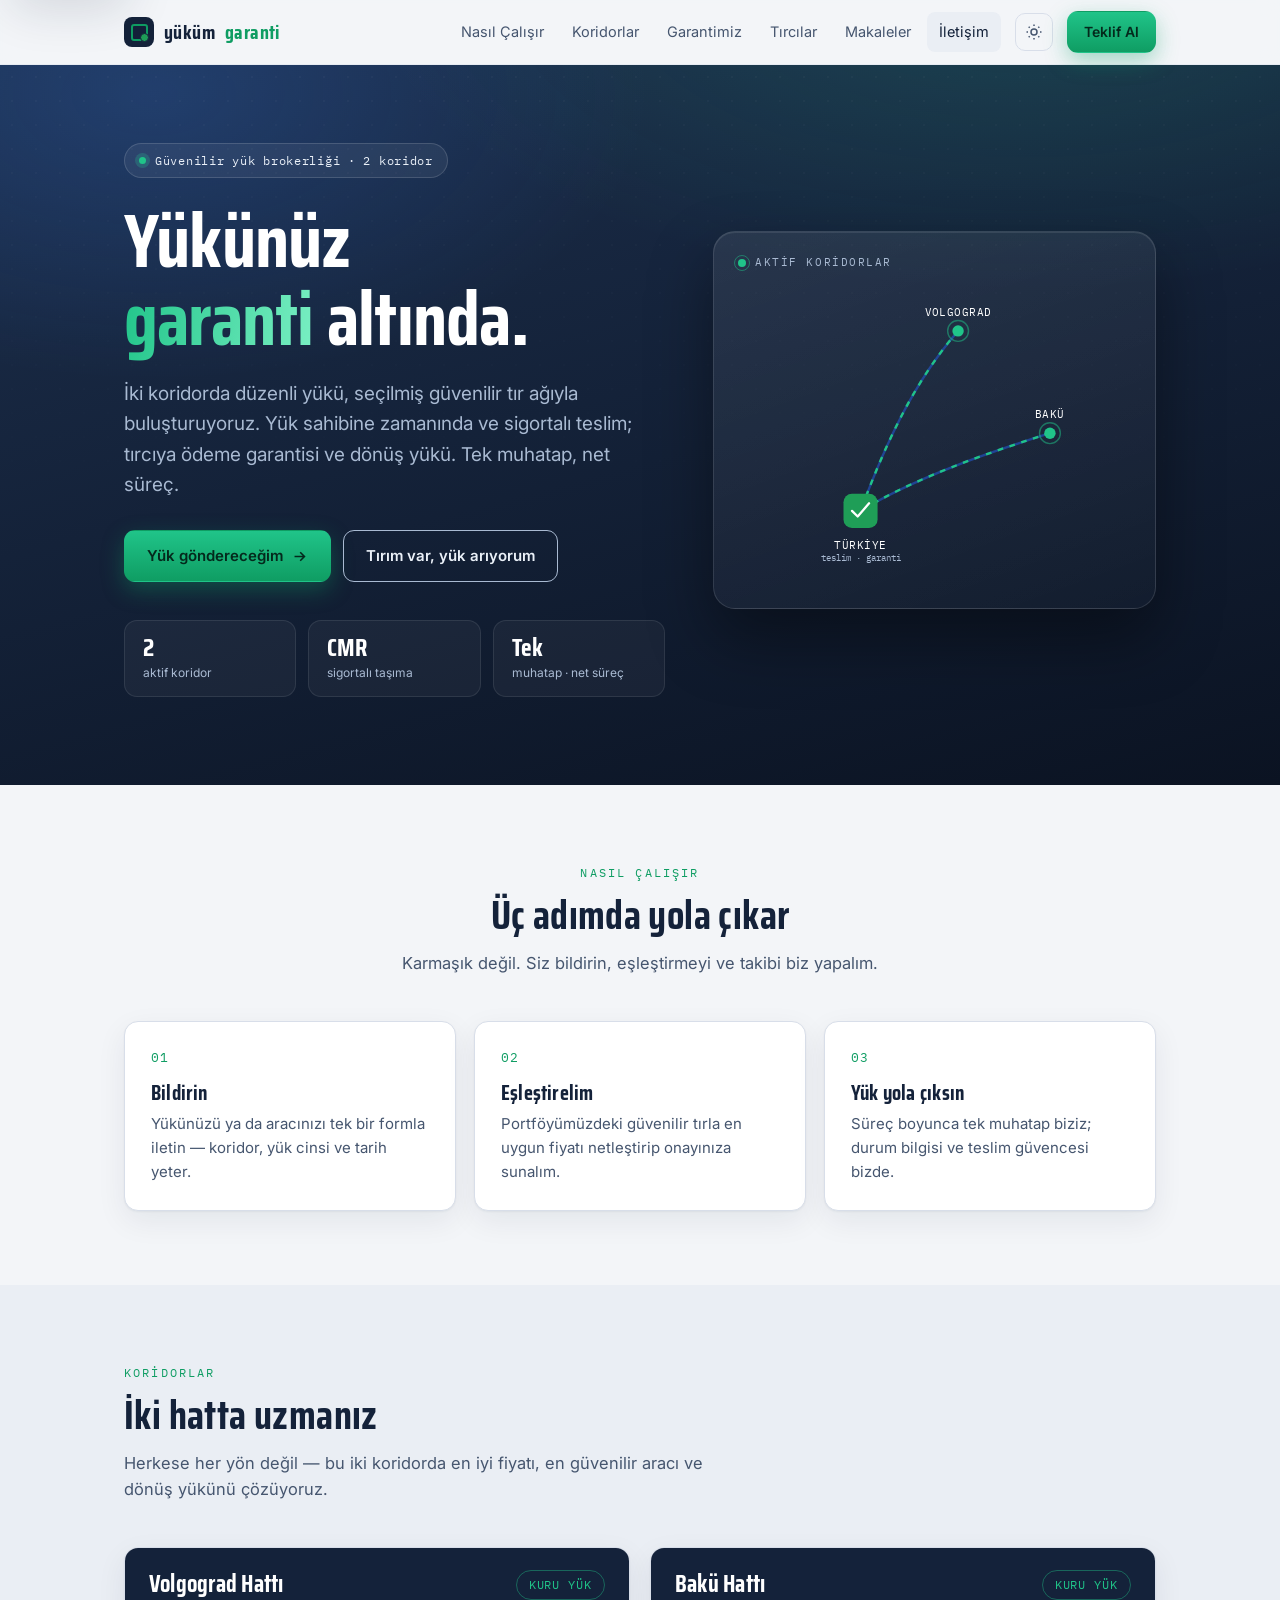
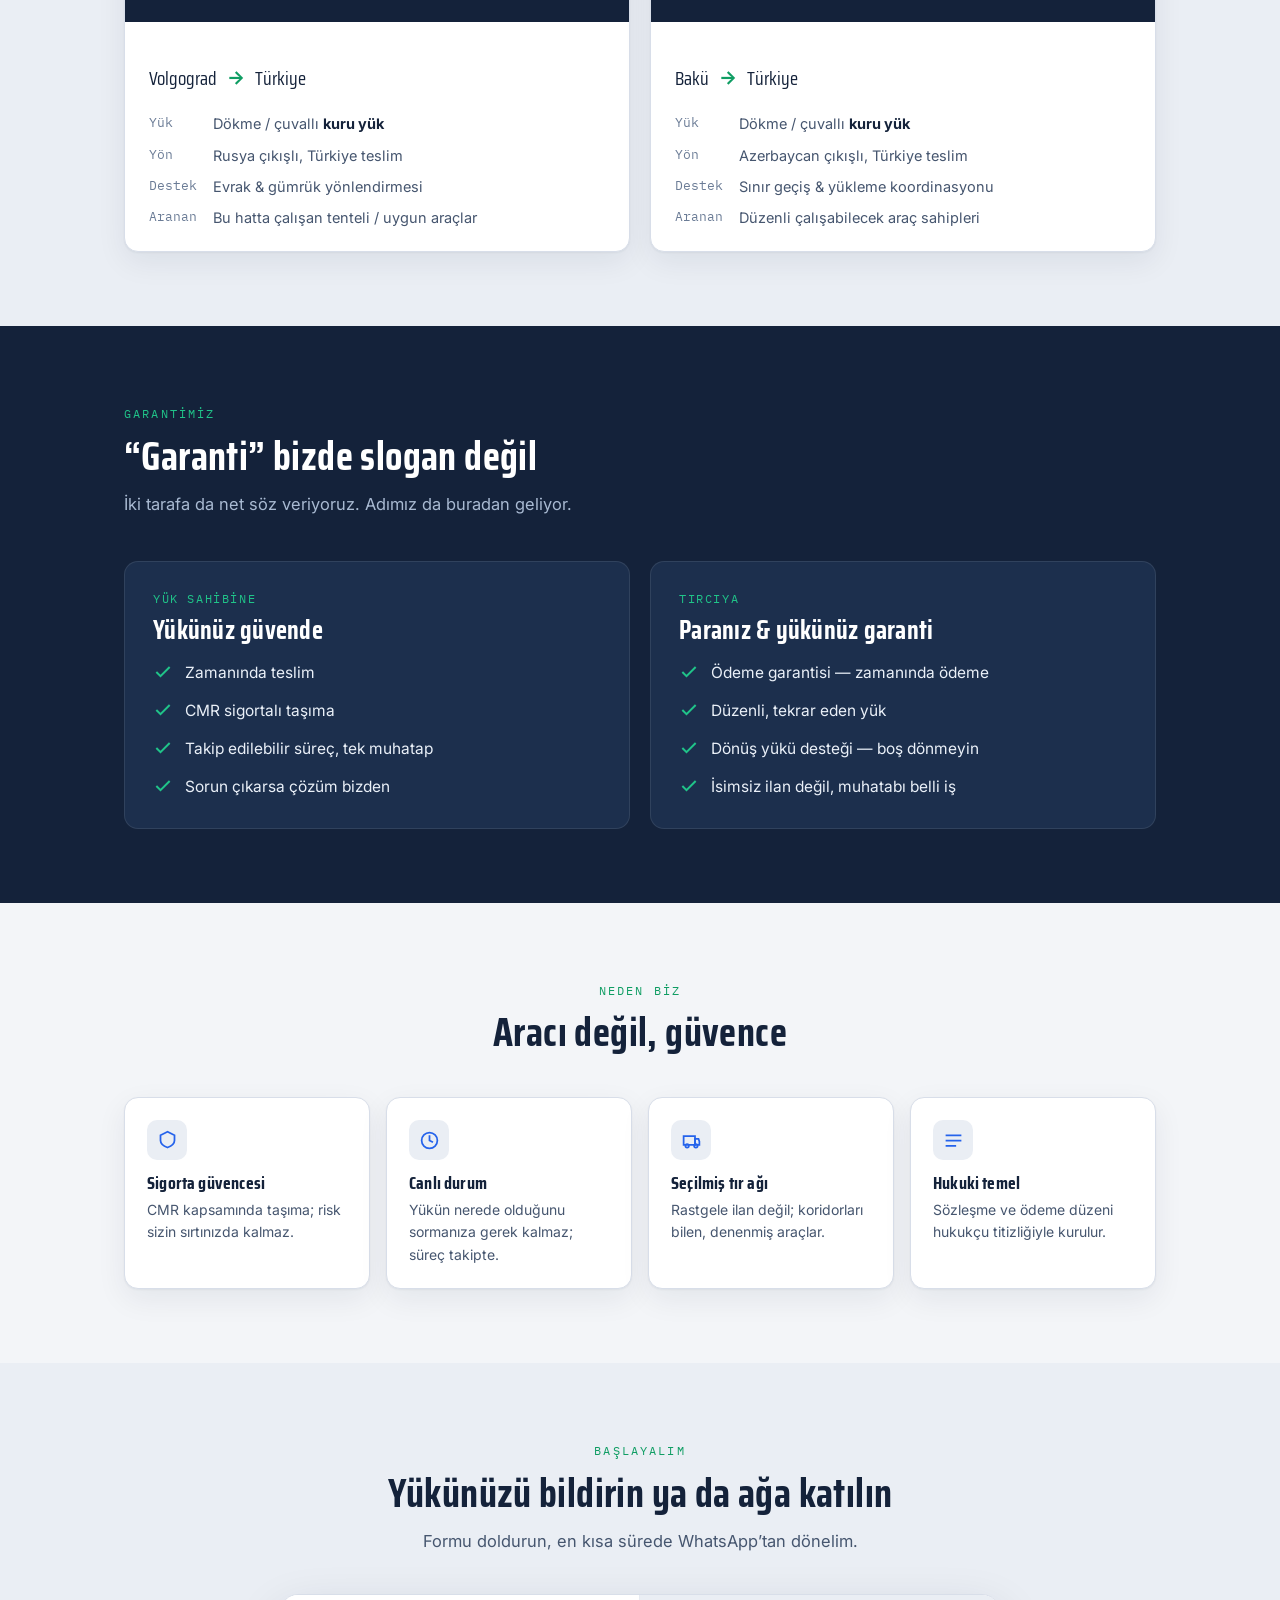
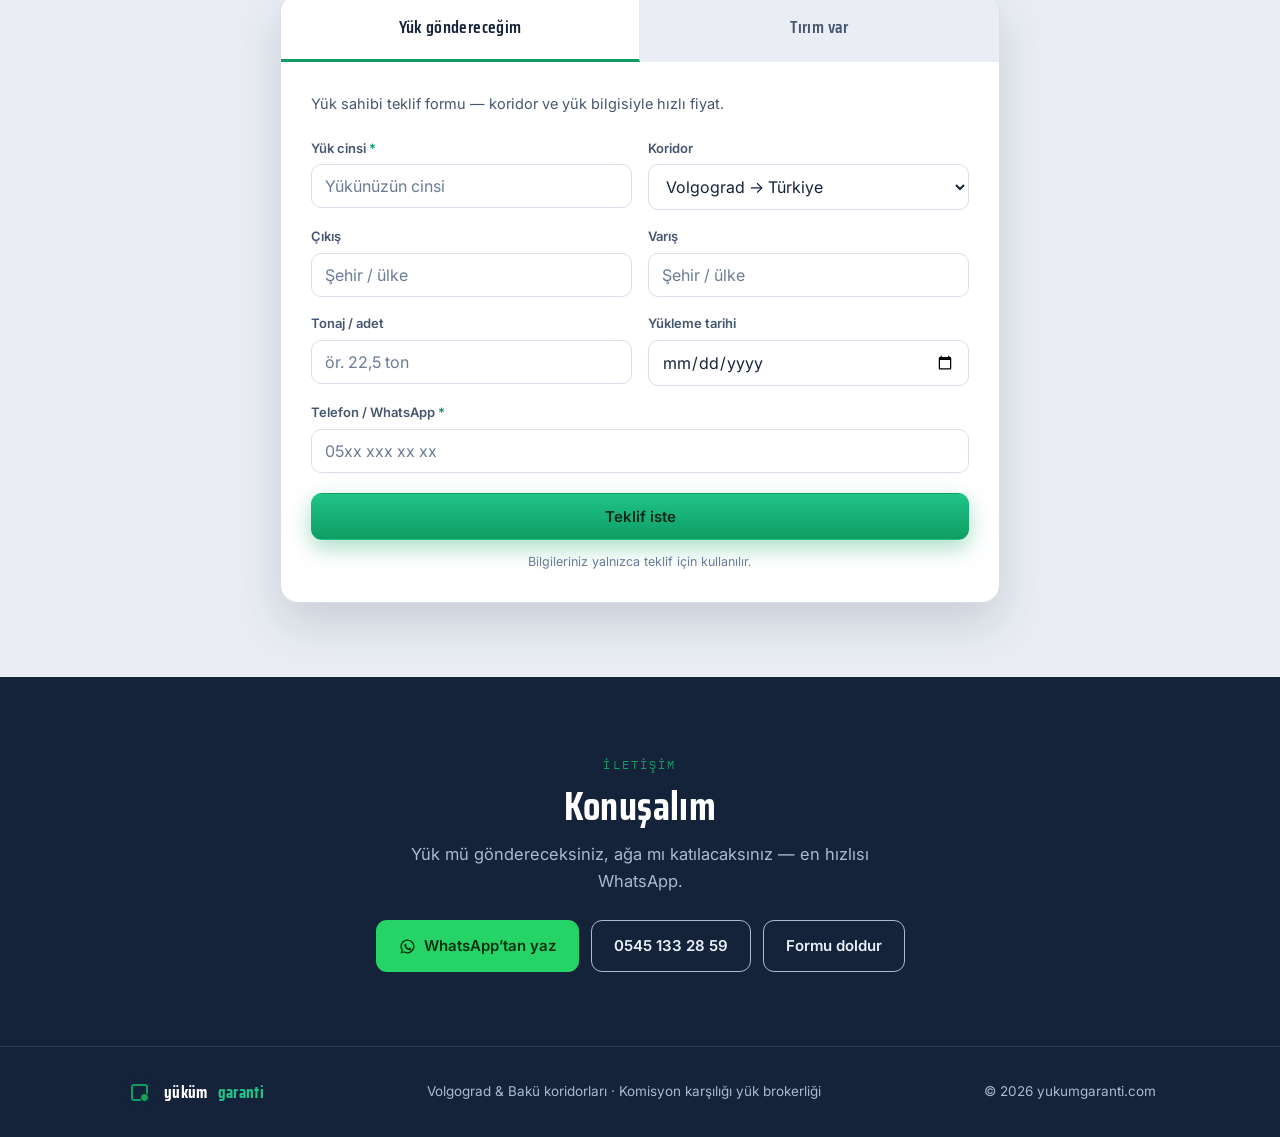
<file: index.html>
<!doctype html>
<html lang="tr" dir="ltr">
<head>
<meta charset="utf-8">
<meta name="viewport" content="width=device-width, initial-scale=1">
<title>Yüküm Garanti — Volgograd & Bakü koridorlarında yük brokerliği</title>
<meta name="description" content="Volgograd ve Bakü çıkışlı Türkiye teslim yüklerde güvenilir tır ağı. Yük sahibine CMR sigortalı ve zamanında teslim, tırcıya ödeme garantisi ve dönüş yükü. Tek muhatap, net süreç.">
<link rel="canonical" href="https://yukumgaranti.com/">
<meta name="theme-color" content="#14223a">
<meta name="robots" content="index,follow">

<!-- Open Graph / sosyal paylaşım -->
<meta property="og:type" content="website">
<meta property="og:locale" content="tr_TR">
<meta property="og:site_name" content="Yüküm Garanti">
<meta property="og:url" content="https://yukumgaranti.com/">
<meta property="og:title" content="Yüküm Garanti — yükünüz garanti altında">
<meta property="og:description" content="Volgograd ve Bakü koridorlarında yük brokerliği. Yük sahibine sigortalı ve zamanında teslim, tırcıya ödeme garantisi ve dönüş yükü.">
<meta property="og:image" content="https://yukumgaranti.com/assets/img/og-cover.png">
<meta property="og:image:width" content="1200">
<meta property="og:image:height" content="630">
<meta name="twitter:card" content="summary_large_image">

<link rel="icon" href="assets/img/favicon.svg" type="image/svg+xml">
<link rel="apple-touch-icon" href="assets/img/favicon.svg">

<!-- Fontlar -->
<link rel="preconnect" href="https://fonts.googleapis.com">
<link rel="preconnect" href="https://fonts.gstatic.com" crossorigin>
<link rel="stylesheet" href="https://fonts.googleapis.com/css2?family=Saira+Condensed:wght@500;600;700&family=Inter:wght@400;500;600;700&family=IBM+Plex+Mono:wght@400;500&display=swap">

<link rel="stylesheet" href="assets/css/style.css">

<!-- Tema tercihini boyamadan önce uygula (flash önlemi) -->
<script>
  try{
    var t = localStorage.getItem('yg-theme');
    if(t === 'dark' || t === 'light') document.documentElement.setAttribute('data-theme', t);
  }catch(e){}
</script>

<script type="application/ld+json">
{
  "@context": "https://schema.org",
  "@type": "MovingCompany",
  "name": "Yüküm Garanti",
  "url": "https://yukumgaranti.com/",
  "description": "Volgograd ve Bakü çıkışlı, Türkiye teslim uluslararası karayolu yük brokerliği.",
  "areaServed": ["TR", "RU", "AZ"],
  "telephone": "+90 545 133 28 59",
  "address": { "@type": "PostalAddress", "addressCountry": "TR" },
  "knowsLanguage": ["tr", "ru", "az"]
}
</script>
</head>
<body id="top">

<a class="skip" href="#icerik">İçeriğe geç</a>

<header class="nav">
  <div class="wrap nav-in">
    <a class="logo" href="#top"><span class="mk" aria-hidden="true"></span>yüküm<b>garanti</b></a>

    <nav class="nav-links" aria-label="Ana menü">
      <a href="#nasil">Nasıl Çalışır</a>
      <a href="#koridorlar">Koridorlar</a>
      <a href="#garanti">Garantimiz</a>
      <a href="#tirci">Tırcılar</a>
      <a href="/makaleler/">Makaleler</a>
      <a href="#iletisim">İletişim</a>
    </nav>

    <button class="icon-btn" id="theme-toggle" type="button" aria-label="Koyu / açık tema">
      <svg class="i-sun" viewBox="0 0 24 24" fill="none" stroke="currentColor" stroke-width="2" aria-hidden="true"><circle cx="12" cy="12" r="4"/><path d="M12 2v2M12 20v2M4.9 4.9l1.4 1.4M17.7 17.7l1.4 1.4M2 12h2M20 12h2M4.9 19.1l1.4-1.4M17.7 6.3l1.4-1.4"/></svg>
      <svg class="i-moon" viewBox="0 0 24 24" fill="none" stroke="currentColor" stroke-width="2" aria-hidden="true"><path d="M21 12.8A9 9 0 1 1 11.2 3a7 7 0 0 0 9.8 9.8"/></svg>
    </button>

    <a href="#teklif" class="btn btn-gold nav-cta">Teklif Al</a>

    <button class="icon-btn nav-toggle" id="nav-toggle" type="button"
            aria-label="Menüyü aç" aria-expanded="false" aria-controls="nav-drawer">
      <svg viewBox="0 0 24 24" fill="none" stroke="currentColor" stroke-width="2" aria-hidden="true"><path d="M3 6h18M3 12h18M3 18h18"/></svg>
    </button>
  </div>

  <div class="nav-drawer" id="nav-drawer">
    <a href="#nasil">Nasıl Çalışır</a>
    <a href="#koridorlar">Koridorlar</a>
    <a href="#garanti">Garantimiz</a>
    <a href="#tirci">Tırcılar</a>
    <a href="/makaleler/">Makaleler</a>
    <a href="#iletisim">İletişim</a>
    <a href="#teklif" class="btn btn-gold">Teklif Al</a>
  </div>
</header>

<main id="icerik">

<div class="hero">
  <div class="wrap">
    <div class="hero-copy">
      <span class="pill"><i aria-hidden="true"></i>Güvenilir yük brokerliği · 2 koridor</span>
      <h1>Yükünüz <em>garanti</em> altında.</h1>
      <p class="lead">İki koridorda düzenli yükü, seçilmiş güvenilir tır ağıyla buluşturuyoruz. Yük sahibine zamanında ve sigortalı teslim; tırcıya ödeme garantisi ve dönüş yükü. Tek muhatap, net süreç.</p>
      <div class="hero-cta">
        <a href="#teklif" class="btn btn-gold">Yük göndereceğim
          <svg viewBox="0 0 24 24" fill="none" stroke="currentColor" stroke-width="2.2" aria-hidden="true"><path d="M5 12h14M13 6l6 6-6 6"/></svg>
        </a>
        <a href="#tirci" class="btn btn-ghost">Tırım var, yük arıyorum</a>
      </div>
      <ul class="hero-trust">
        <li><span class="n">2</span><span class="l">aktif koridor</span></li>
        <li><span class="n">CMR</span><span class="l">sigortalı taşıma</span></li>
        <li><span class="n">Tek</span><span class="l">muhatap · net süreç</span></li>
      </ul>
    </div>

    <div class="map-panel" role="img" aria-label="Aktif koridorlar: Volgograd ve Bakü çıkışlı, Türkiye teslim güzergâhlar">
      <div class="map-head" aria-hidden="true"><span class="dot-live"></span>Aktif koridorlar</div>
      <div class="map" aria-hidden="true">
        <svg viewBox="0 0 380 340" preserveAspectRatio="xMidYMid meet" focusable="false">
          <!-- güzergâhlar: Volgograd (kuzey) → Türkiye, Bakü (doğu) → Türkiye -->
          <path d="M215 58 C 168 112, 138 178, 112 248" fill="none" stroke="var(--route)" stroke-width="2.5" opacity=".5"/>
          <path d="M215 58 C 168 112, 138 178, 112 248" fill="none" stroke="var(--gold-2)" stroke-width="2.5" class="dash"/>
          <path d="M312 166 C 242 188, 168 214, 112 248" fill="none" stroke="var(--route)" stroke-width="2.5" opacity=".5"/>
          <path d="M312 166 C 242 188, 168 214, 112 248" fill="none" stroke="var(--gold-2)" stroke-width="2.5" class="dash" style="animation-delay:-1.2s"/>
          <circle cx="215" cy="58" r="6" fill="var(--gold-2)"/>
          <circle cx="215" cy="58" r="11" fill="none" stroke="var(--gold-2)" stroke-width="1.5" opacity=".5"/>
          <text class="city" x="215" y="42" text-anchor="middle">VOLGOGRAD</text>
          <circle cx="312" cy="166" r="6" fill="var(--gold-2)"/>
          <circle cx="312" cy="166" r="11" fill="none" stroke="var(--gold-2)" stroke-width="1.5" opacity=".5"/>
          <text class="city" x="312" y="150" text-anchor="middle">BAKÜ</text>
          <rect x="94" y="230" width="36" height="36" rx="9" fill="var(--green)"/>
          <path d="M103 248 l6 6 12-14" fill="none" stroke="#fff" stroke-width="2.4" stroke-linecap="round" stroke-linejoin="round"/>
          <text class="city" x="112" y="288" text-anchor="middle">TÜRKİYE</text>
          <text class="city-sub" x="112" y="301" text-anchor="middle">teslim · garanti</text>
        </svg>
      </div>
    </div>
  </div>
</div>

<section id="nasil">
  <div class="wrap center">
    <span class="eyebrow">Nasıl çalışır</span>
    <h2 class="sec-title">Üç adımda yola çıkar</h2>
    <p class="sec-lead">Karmaşık değil. Siz bildirin, eşleştirmeyi ve takibi biz yapalım.</p>
    <ol class="steps">
      <li class="step reveal"><div class="k">01</div><h3>Bildirin</h3><p>Yükünüzü ya da aracınızı tek bir formla iletin — koridor, yük cinsi ve tarih yeter.</p></li>
      <li class="step reveal"><div class="k">02</div><h3>Eşleştirelim</h3><p>Portföyümüzdeki güvenilir tırla en uygun fiyatı netleştirip onayınıza sunalım.</p></li>
      <li class="step reveal"><div class="k">03</div><h3>Yük yola çıksın</h3><p>Süreç boyunca tek muhatap biziz; durum bilgisi ve teslim güvencesi bizde.</p></li>
    </ol>
  </div>
</section>

<section id="koridorlar" class="tinted">
  <div class="wrap">
    <span class="eyebrow">Koridorlar</span>
    <h2 class="sec-title">İki hatta uzmanız</h2>
    <p class="sec-lead">Herkese her yön değil — bu iki koridorda en iyi fiyatı, en güvenilir aracı ve dönüş yükünü çözüyoruz.</p>
    <div class="corr">
      <article class="cbox reveal">
        <div class="top"><h3>Volgograd Hattı</h3><span class="cargo">KURU YÜK</span></div>
        <div class="body">
          <p class="rt">Volgograd <span class="ar" aria-hidden="true">→</span> Türkiye</p>
          <dl>
            <dt>Yük</dt><dd>Dökme / çuvallı <b>kuru yük</b></dd>
            <dt>Yön</dt><dd>Rusya çıkışlı, Türkiye teslim</dd>
            <dt>Destek</dt><dd>Evrak &amp; gümrük yönlendirmesi</dd>
            <dt>Aranan</dt><dd>Bu hatta çalışan tenteli / uygun araçlar</dd>
          </dl>
        </div>
      </article>
      <article class="cbox reveal">
        <div class="top"><h3>Bakü Hattı</h3><span class="cargo">KURU YÜK</span></div>
        <div class="body">
          <p class="rt">Bakü <span class="ar" aria-hidden="true">→</span> Türkiye</p>
          <dl>
            <dt>Yük</dt><dd>Dökme / çuvallı <b>kuru yük</b></dd>
            <dt>Yön</dt><dd>Azerbaycan çıkışlı, Türkiye teslim</dd>
            <dt>Destek</dt><dd>Sınır geçiş &amp; yükleme koordinasyonu</dd>
            <dt>Aranan</dt><dd>Düzenli çalışabilecek araç sahipleri</dd>
          </dl>
        </div>
      </article>
    </div>
  </div>
</section>

<section id="garanti" class="band">
  <div class="wrap">
    <span class="eyebrow">Garantimiz</span>
    <h2 class="sec-title">“Garanti” bizde slogan değil</h2>
    <p class="sec-lead">İki tarafa da net söz veriyoruz. Adımız da buradan geliyor.</p>
    <div class="guar">
      <article class="gcard">
        <div class="who">Yük sahibine</div>
        <h3>Yükünüz güvende</h3>
        <ul>
          <li><svg class="tick" viewBox="0 0 24 24" fill="none" stroke="currentColor" stroke-width="2.4" aria-hidden="true"><path d="M20 6 9 17l-5-5"/></svg>Zamanında teslim</li>
          <li><svg class="tick" viewBox="0 0 24 24" fill="none" stroke="currentColor" stroke-width="2.4" aria-hidden="true"><path d="M20 6 9 17l-5-5"/></svg>CMR sigortalı taşıma</li>
          <li><svg class="tick" viewBox="0 0 24 24" fill="none" stroke="currentColor" stroke-width="2.4" aria-hidden="true"><path d="M20 6 9 17l-5-5"/></svg>Takip edilebilir süreç, tek muhatap</li>
          <li><svg class="tick" viewBox="0 0 24 24" fill="none" stroke="currentColor" stroke-width="2.4" aria-hidden="true"><path d="M20 6 9 17l-5-5"/></svg>Sorun çıkarsa çözüm bizden</li>
        </ul>
      </article>
      <article class="gcard" id="tirci">
        <div class="who">Tırcıya</div>
        <h3>Paranız &amp; yükünüz garanti</h3>
        <ul>
          <li><svg class="tick" viewBox="0 0 24 24" fill="none" stroke="currentColor" stroke-width="2.4" aria-hidden="true"><path d="M20 6 9 17l-5-5"/></svg>Ödeme garantisi — zamanında ödeme</li>
          <li><svg class="tick" viewBox="0 0 24 24" fill="none" stroke="currentColor" stroke-width="2.4" aria-hidden="true"><path d="M20 6 9 17l-5-5"/></svg>Düzenli, tekrar eden yük</li>
          <li><svg class="tick" viewBox="0 0 24 24" fill="none" stroke="currentColor" stroke-width="2.4" aria-hidden="true"><path d="M20 6 9 17l-5-5"/></svg>Dönüş yükü desteği — boş dönmeyin</li>
          <li><svg class="tick" viewBox="0 0 24 24" fill="none" stroke="currentColor" stroke-width="2.4" aria-hidden="true"><path d="M20 6 9 17l-5-5"/></svg>İsimsiz ilan değil, muhatabı belli iş</li>
        </ul>
      </article>
    </div>
  </div>
</section>

<section>
  <div class="wrap center">
    <span class="eyebrow">Neden biz</span>
    <h2 class="sec-title">Aracı değil, güvence</h2>
    <ul class="why">
      <li class="wcard reveal">
        <div class="ic"><svg viewBox="0 0 24 24" fill="none" stroke="currentColor" stroke-width="2" aria-hidden="true"><path d="M12 2 4 6v6c0 5 8 8 8 8s8-3 8-8V6z"/></svg></div>
        <h3>Sigorta güvencesi</h3><p>CMR kapsamında taşıma; risk sizin sırtınızda kalmaz.</p>
      </li>
      <li class="wcard reveal">
        <div class="ic"><svg viewBox="0 0 24 24" fill="none" stroke="currentColor" stroke-width="2" aria-hidden="true"><path d="M12 6v6l4 2"/><circle cx="12" cy="12" r="9"/></svg></div>
        <h3>Canlı durum</h3><p>Yükün nerede olduğunu sormanıza gerek kalmaz; süreç takipte.</p>
      </li>
      <li class="wcard reveal">
        <div class="ic"><svg viewBox="0 0 24 24" fill="none" stroke="currentColor" stroke-width="2" aria-hidden="true"><path d="M3 7h13v10H3z"/><path d="M16 10h4l1 3v4h-5z"/><circle cx="7" cy="18" r="2"/><circle cx="17" cy="18" r="2"/></svg></div>
        <h3>Seçilmiş tır ağı</h3><p>Rastgele ilan değil; koridorları bilen, denenmiş araçlar.</p>
      </li>
      <li class="wcard reveal">
        <div class="ic"><svg viewBox="0 0 24 24" fill="none" stroke="currentColor" stroke-width="2" aria-hidden="true"><path d="M3 6h18M3 12h18M3 18h12"/></svg></div>
        <h3>Hukuki temel</h3><p>Sözleşme ve ödeme düzeni hukukçu titizliğiyle kurulur.</p>
      </li>
    </ul>
  </div>
</section>

<section id="teklif" class="formsec">
  <div class="wrap center">
    <span class="eyebrow">Başlayalım</span>
    <h2 class="sec-title">Yükünüzü bildirin ya da ağa katılın</h2>
    <p class="sec-lead">Formu doldurun, en kısa sürede WhatsApp’tan dönelim.</p>
  </div>

  <div class="fbox">
    <div class="tabs" role="tablist" aria-label="Form seçimi">
      <button class="tab" id="tab-yuk" type="button" role="tab" aria-selected="true" aria-controls="panel-yuk">Yük göndereceğim</button>
      <button class="tab" id="tab-tir" type="button" role="tab" aria-selected="false" aria-controls="panel-tir" tabindex="-1">Tırım var</button>
    </div>

    <!-- Yük sahibi formu -->
    <form class="panel" id="panel-yuk" role="tabpanel" aria-labelledby="tab-yuk" novalidate>
      <p class="intro">Yük sahibi teklif formu — koridor ve yük bilgisiyle hızlı fiyat.</p>
      <div class="fgrid">
        <div class="field">
          <label for="y-cins">Yük cinsi <span class="req" aria-hidden="true">*</span></label>
          <input id="y-cins" name="yuk_cinsi" type="text" placeholder="Yükünüzün cinsi" required autocomplete="off">
        </div>
        <div class="field">
          <label for="y-koridor">Koridor</label>
          <select id="y-koridor" name="koridor">
            <option>Volgograd → Türkiye</option>
            <option>Bakü → Türkiye</option>
            <option>Diğer</option>
          </select>
        </div>
        <div class="field">
          <label for="y-cikis">Çıkış</label>
          <input id="y-cikis" name="cikis" type="text" placeholder="Şehir / ülke">
        </div>
        <div class="field">
          <label for="y-varis">Varış</label>
          <input id="y-varis" name="varis" type="text" placeholder="Şehir / ülke">
        </div>
        <div class="field">
          <label for="y-tonaj">Tonaj / adet</label>
          <input id="y-tonaj" name="tonaj" type="text" placeholder="ör. 22,5 ton">
        </div>
        <div class="field">
          <label for="y-tarih">Yükleme tarihi</label>
          <input id="y-tarih" name="yukleme_tarihi" type="date">
        </div>
        <div class="field full">
          <label for="y-tel">Telefon / WhatsApp <span class="req" aria-hidden="true">*</span></label>
          <input id="y-tel" name="telefon" type="tel" inputmode="tel" placeholder="05xx xxx xx xx" required autocomplete="tel">
        </div>
      </div>
      <!-- bot tuzağı: insanlar görmez, doldurulursa gönderim iptal -->
      <input type="text" name="_gotcha" class="visually-hidden" tabindex="-1" autocomplete="off" aria-hidden="true">
      <button type="submit" class="btn btn-gold">Teklif iste</button>
      <p class="form-note">Bilgileriniz yalnızca teklif için kullanılır.</p>
      <div class="success" role="status">
        <div class="bg"><svg viewBox="0 0 24 24" fill="none" stroke="currentColor" stroke-width="2.4" aria-hidden="true"><path d="M20 6 9 17l-5-5"/></svg></div>
        <b>Talebiniz alındı</b><p>En kısa sürede WhatsApp’tan fiyat teklifiyle döneceğiz.</p>
      </div>
    </form>

    <!-- Tırcı formu -->
    <form class="panel" id="panel-tir" role="tabpanel" aria-labelledby="tab-tir" novalidate hidden>
      <p class="intro">Tırcı / araç sahibi kayıt formu — ağımıza katılın, düzenli yük alın.</p>
      <div class="fgrid">
        <div class="field">
          <label for="t-ad">Ad / firma <span class="req" aria-hidden="true">*</span></label>
          <input id="t-ad" name="ad_firma" type="text" required autocomplete="organization">
        </div>
        <div class="field">
          <label for="t-tel">Telefon / WhatsApp <span class="req" aria-hidden="true">*</span></label>
          <input id="t-tel" name="telefon" type="tel" inputmode="tel" placeholder="05xx xxx xx xx" required autocomplete="tel">
        </div>
        <div class="field">
          <label for="t-plaka">Plaka</label>
          <input id="t-plaka" name="plaka" type="text" placeholder="27 ABC 123">
        </div>
        <div class="field">
          <label for="t-tip">Araç tipi</label>
          <select id="t-tip" name="arac_tipi">
            <option>Tenteli</option><option>Frigo</option><option>Silobas</option><option>Diğer</option>
          </select>
        </div>
        <div class="field">
          <label for="t-kap">Kapasite (ton)</label>
          <input id="t-kap" name="kapasite" type="text" inputmode="decimal" placeholder="ör. 25">
        </div>
        <div class="field">
          <label for="t-koridor">Çalıştığı koridor</label>
          <select id="t-koridor" name="koridor">
            <option>Volgograd → Türkiye</option><option>Bakü → Türkiye</option><option>Her ikisi</option>
          </select>
        </div>
        <div class="field full">
          <label for="t-donus">Boş dönüş bölgeleri</label>
          <input id="t-donus" name="donus_bolgeleri" type="text" placeholder="Dönüşte yük alabileceğiniz güzergâhlar">
        </div>
        <div class="field full">
          <label for="t-not">Referans / not</label>
          <textarea id="t-not" name="not" placeholder="Belgeler (K/ADR), tecrübe, referans…"></textarea>
        </div>
      </div>
      <input type="text" name="_gotcha" class="visually-hidden" tabindex="-1" autocomplete="off" aria-hidden="true">
      <button type="submit" class="btn btn-green">Ağa katıl</button>
      <p class="form-note">Kaydınız yalnızca yük eşleştirmesi için kullanılır.</p>
      <div class="success" role="status">
        <div class="bg"><svg viewBox="0 0 24 24" fill="none" stroke="currentColor" stroke-width="2.4" aria-hidden="true"><path d="M20 6 9 17l-5-5"/></svg></div>
        <b>Kaydınız alındı</b><p>Uygun yük çıktığında WhatsApp’tan sizinle iletişime geçeceğiz.</p>
      </div>
    </form>
  </div>
</section>

<section id="iletisim" class="contact">
  <div class="wrap">
    <span class="eyebrow">İletişim</span>
    <h2 class="sec-title">Konuşalım</h2>
    <p>Yük mü göndereceksiniz, ağa mı katılacaksınız — en hızlısı WhatsApp.</p>
    <div class="row">
      <a href="#iletisim" class="btn btn-wa js-wa" data-wa-text="Merhaba, yukumgaranti.com üzerinden yazıyorum.">
        <svg viewBox="0 0 24 24" fill="currentColor" aria-hidden="true"><path d="M12 2a10 10 0 0 0-8.5 15.2L2 22l4.9-1.4A10 10 0 1 0 12 2m0 2a8 8 0 1 1-4.1 14.9l-.3-.2-2.9.8.8-2.8-.2-.3A8 8 0 0 1 12 4m4.6 10.3c-.2-.1-1.4-.7-1.6-.8s-.4-.1-.5.1l-.7.9c-.1.2-.3.2-.5.1a6.5 6.5 0 0 1-3.2-2.8c-.2-.4.2-.4.6-1.2.1-.2 0-.3 0-.5l-.7-1.7c-.2-.5-.4-.4-.5-.4h-.5a1 1 0 0 0-.7.3c-.3.3-.9.9-.9 2.1s.9 2.4 1 2.6 1.8 2.8 4.4 3.9c1.6.7 2.2.7 3 .6.5 0 1.4-.6 1.6-1.1.2-.6.2-1 .1-1.1z"/></svg>
        WhatsApp’tan yaz
      </a>
      <a href="tel:+905451332859" class="btn btn-ghost">0545 133 28 59</a>
      <a href="#teklif" class="btn btn-ghost">Formu doldur</a>
    </div>
  </div>
</section>

</main>

<footer>
  <div class="wrap">
    <a class="logo" href="#top"><span class="mk" aria-hidden="true"></span>yüküm<b style="color:var(--gold-2)">garanti</b></a>
    <span>Volgograd &amp; Bakü koridorları · Komisyon karşılığı yük brokerliği</span>
    <span>© <span id="yil">2026</span> yukumgaranti.com</span>
  </div>
</footer>

<script src="assets/js/main.js" defer></script>
</body>
</html>
</file>
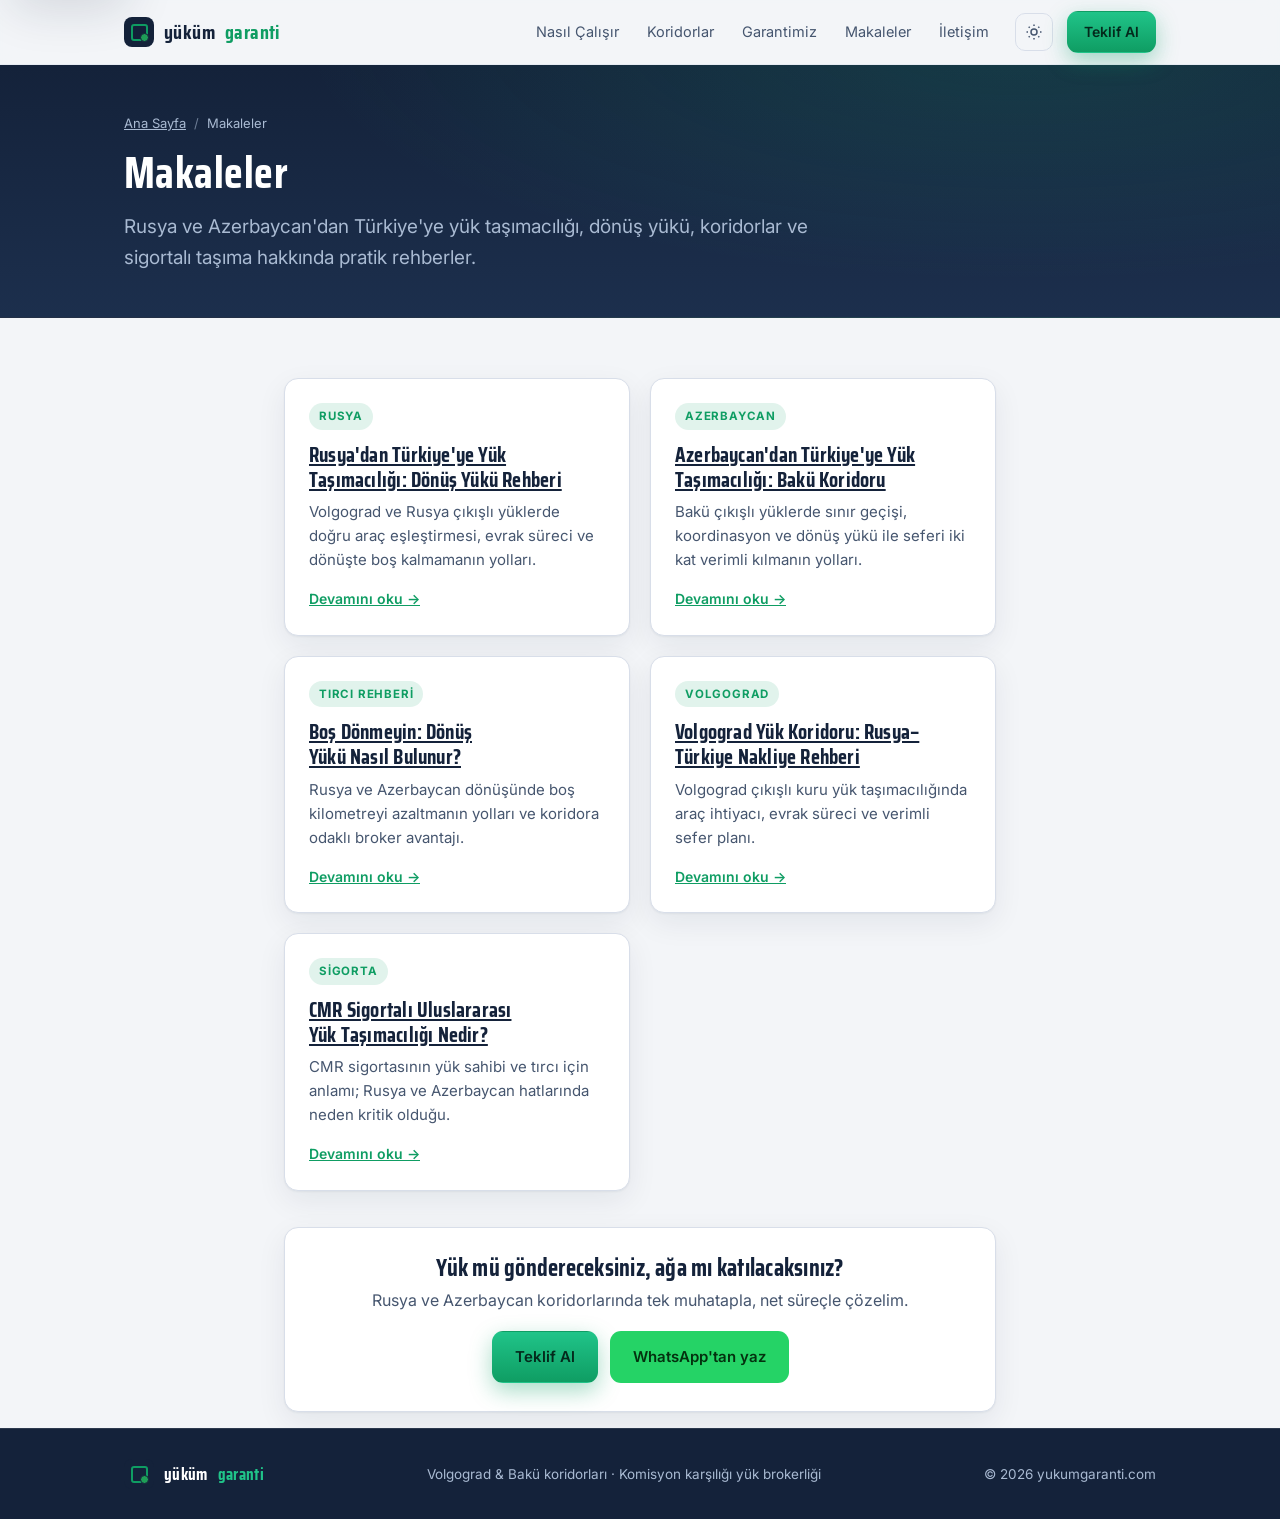
<file: makaleler/index.html>
<!doctype html>
<html lang="tr" dir="ltr">
<head>
<meta charset="utf-8">
<meta name="viewport" content="width=device-width, initial-scale=1">
<title>Makaleler | Rusya & Azerbaycan Yük Taşımacılığı Rehberi — Yüküm Garanti</title>
<meta name="description" content="Rusya ve Azerbaycan'dan Türkiye'ye yük taşımacılığı, dönüş yükü, Volgograd ve Bakü koridorları ve CMR sigortası hakkında rehber makaleler.">
<link rel="canonical" href="https://yukumgaranti.com/makaleler/">
<meta name="theme-color" content="#14223a">
<meta name="robots" content="index,follow">
<meta property="og:type" content="website">
<meta property="og:locale" content="tr_TR">
<meta property="og:site_name" content="Yüküm Garanti">
<meta property="og:url" content="https://yukumgaranti.com/makaleler/">
<meta property="og:title" content="Makaleler — Rusya & Azerbaycan Yük Taşımacılığı Rehberi">
<meta property="og:description" content="Rusya ve Azerbaycan'dan Türkiye'ye yük, dönüş yükü ve sigortalı taşıma hakkında rehber makaleler.">
<meta property="og:image" content="https://yukumgaranti.com/assets/img/og-cover.png">
<meta name="twitter:card" content="summary_large_image">
<link rel="icon" href="/assets/img/favicon.svg" type="image/svg+xml">
<link rel="apple-touch-icon" href="/assets/img/favicon.svg">
<link rel="preconnect" href="https://fonts.googleapis.com">
<link rel="preconnect" href="https://fonts.gstatic.com" crossorigin>
<link rel="stylesheet" href="https://fonts.googleapis.com/css2?family=Saira+Condensed:wght@500;600;700&family=Inter:wght@400;500;600;700&family=IBM+Plex+Mono:wght@400;500&display=swap">
<link rel="stylesheet" href="/assets/css/style.css">
<script>try{var t=localStorage.getItem('yg-theme');if(t==='dark'||t==='light')document.documentElement.setAttribute('data-theme',t);}catch(e){}</script>
<script type="application/ld+json">
{
  "@context":"https://schema.org",
  "@type":"CollectionPage",
  "name":"Makaleler — Yüküm Garanti",
  "description":"Rusya ve Azerbaycan'dan Türkiye'ye yük taşımacılığı rehber makaleleri.",
  "inLanguage":"tr",
  "url":"https://yukumgaranti.com/makaleler/"
}
</script>
</head>
<body id="top">
<a class="skip" href="#icerik">İçeriğe geç</a>

<header class="nav">
  <div class="wrap nav-in">
    <a class="logo" href="/"><span class="mk" aria-hidden="true"></span>yüküm<b>garanti</b></a>
    <nav class="nav-links" aria-label="Ana menü">
      <a href="/#nasil">Nasıl Çalışır</a>
      <a href="/#koridorlar">Koridorlar</a>
      <a href="/#garanti">Garantimiz</a>
      <a href="/makaleler/">Makaleler</a>
      <a href="/#iletisim">İletişim</a>
    </nav>
    <button class="icon-btn" id="theme-toggle" type="button" aria-label="Koyu / açık tema">
      <svg class="i-sun" viewBox="0 0 24 24" fill="none" stroke="currentColor" stroke-width="2" aria-hidden="true"><circle cx="12" cy="12" r="4"/><path d="M12 2v2M12 20v2M4.9 4.9l1.4 1.4M17.7 17.7l1.4 1.4M2 12h2M20 12h2M4.9 19.1l1.4-1.4M17.7 6.3l1.4-1.4"/></svg>
      <svg class="i-moon" viewBox="0 0 24 24" fill="none" stroke="currentColor" stroke-width="2" aria-hidden="true"><path d="M21 12.8A9 9 0 1 1 11.2 3a7 7 0 0 0 9.8 9.8"/></svg>
    </button>
    <a href="/#teklif" class="btn btn-gold nav-cta">Teklif Al</a>
    <button class="icon-btn nav-toggle" id="nav-toggle" type="button" aria-label="Menüyü aç" aria-expanded="false" aria-controls="nav-drawer">
      <svg viewBox="0 0 24 24" fill="none" stroke="currentColor" stroke-width="2" aria-hidden="true"><path d="M3 6h18M3 12h18M3 18h18"/></svg>
    </button>
  </div>
  <div class="nav-drawer" id="nav-drawer">
    <a href="/#nasil">Nasıl Çalışır</a>
    <a href="/#koridorlar">Koridorlar</a>
    <a href="/#garanti">Garantimiz</a>
    <a href="/makaleler/">Makaleler</a>
    <a href="/#iletisim">İletişim</a>
    <a href="/#teklif" class="btn btn-gold">Teklif Al</a>
  </div>
</header>

<div class="art-head">
  <div class="wrap">
    <nav class="crumb" aria-label="Sayfa yolu">
      <a href="/">Ana Sayfa</a><span>/</span>Makaleler
    </nav>
    <h1>Makaleler</h1>
    <p class="lead">Rusya ve Azerbaycan'dan Türkiye'ye yük taşımacılığı, dönüş yükü, koridorlar ve sigortalı taşıma hakkında pratik rehberler.</p>
  </div>
</div>

<main id="icerik" class="article">
  <div class="wrap">
    <div class="art-list">
      <article class="art-card">
        <span class="tag">Rusya</span>
        <h2><a href="/makaleler/rusya-turkiye-yuk-tasimaciligi/">Rusya'dan Türkiye'ye Yük Taşımacılığı: Dönüş Yükü Rehberi</a></h2>
        <p>Volgograd ve Rusya çıkışlı yüklerde doğru araç eşleştirmesi, evrak süreci ve dönüşte boş kalmamanın yolları.</p>
        <a class="more" href="/makaleler/rusya-turkiye-yuk-tasimaciligi/">Devamını oku →</a>
      </article>

      <article class="art-card">
        <span class="tag">Azerbaycan</span>
        <h2><a href="/makaleler/azerbaycan-turkiye-yuk-tasimaciligi/">Azerbaycan'dan Türkiye'ye Yük Taşımacılığı: Bakü Koridoru</a></h2>
        <p>Bakü çıkışlı yüklerde sınır geçişi, koordinasyon ve dönüş yükü ile seferi iki kat verimli kılmanın yolları.</p>
        <a class="more" href="/makaleler/azerbaycan-turkiye-yuk-tasimaciligi/">Devamını oku →</a>
      </article>

      <article class="art-card">
        <span class="tag">Tırcı rehberi</span>
        <h2><a href="/makaleler/donus-yuku-nasil-bulunur/">Boş Dönmeyin: Dönüş Yükü Nasıl Bulunur?</a></h2>
        <p>Rusya ve Azerbaycan dönüşünde boş kilometreyi azaltmanın yolları ve koridora odaklı broker avantajı.</p>
        <a class="more" href="/makaleler/donus-yuku-nasil-bulunur/">Devamını oku →</a>
      </article>

      <article class="art-card">
        <span class="tag">Volgograd</span>
        <h2><a href="/makaleler/volgograd-yuk-koridoru/">Volgograd Yük Koridoru: Rusya–Türkiye Nakliye Rehberi</a></h2>
        <p>Volgograd çıkışlı kuru yük taşımacılığında araç ihtiyacı, evrak süreci ve verimli sefer planı.</p>
        <a class="more" href="/makaleler/volgograd-yuk-koridoru/">Devamını oku →</a>
      </article>

      <article class="art-card">
        <span class="tag">Sigorta</span>
        <h2><a href="/makaleler/cmr-sigortali-uluslararasi-yuk-tasimaciligi/">CMR Sigortalı Uluslararası Yük Taşımacılığı Nedir?</a></h2>
        <p>CMR sigortasının yük sahibi ve tırcı için anlamı; Rusya ve Azerbaycan hatlarında neden kritik olduğu.</p>
        <a class="more" href="/makaleler/cmr-sigortali-uluslararasi-yuk-tasimaciligi/">Devamını oku →</a>
      </article>
    </div>

    <div class="art-cta" style="margin-top:36px">
      <h2>Yük mü göndereceksiniz, ağa mı katılacaksınız?</h2>
      <p>Rusya ve Azerbaycan koridorlarında tek muhatapla, net süreçle çözelim.</p>
      <div class="row">
        <a href="/#teklif" class="btn btn-gold">Teklif Al</a>
        <a href="/#iletisim" class="btn btn-wa js-wa" data-wa-text="Merhaba, yukumgaranti.com makaleler sayfasından yazıyorum.">WhatsApp'tan yaz</a>
      </div>
    </div>
  </div>
</main>

<footer>
  <div class="wrap">
    <a class="logo" href="/"><span class="mk" aria-hidden="true"></span>yüküm<b style="color:var(--gold-2)">garanti</b></a>
    <span>Volgograd &amp; Bakü koridorları · Komisyon karşılığı yük brokerliği</span>
    <span>© <span id="yil">2026</span> yukumgaranti.com</span>
  </div>
</footer>

<script src="/assets/js/main.js" defer></script>
</body>
</html>
</file>
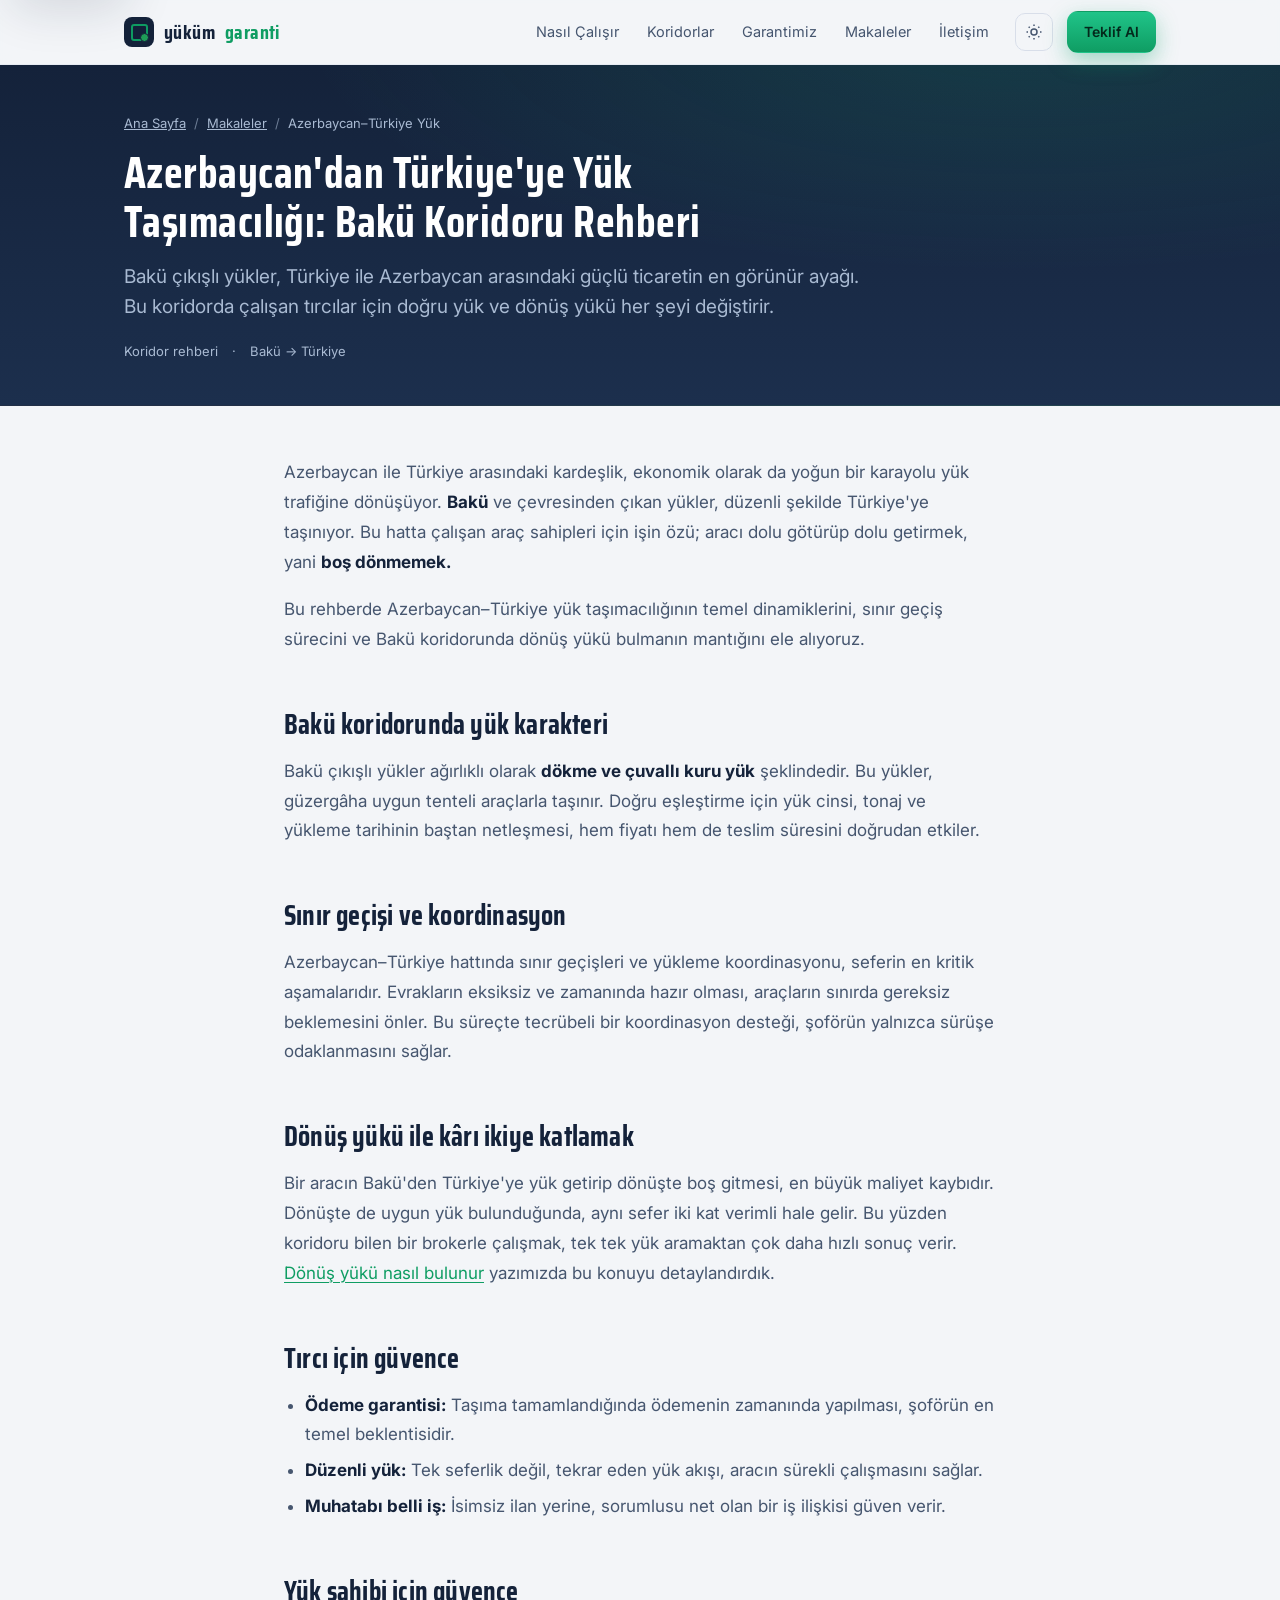
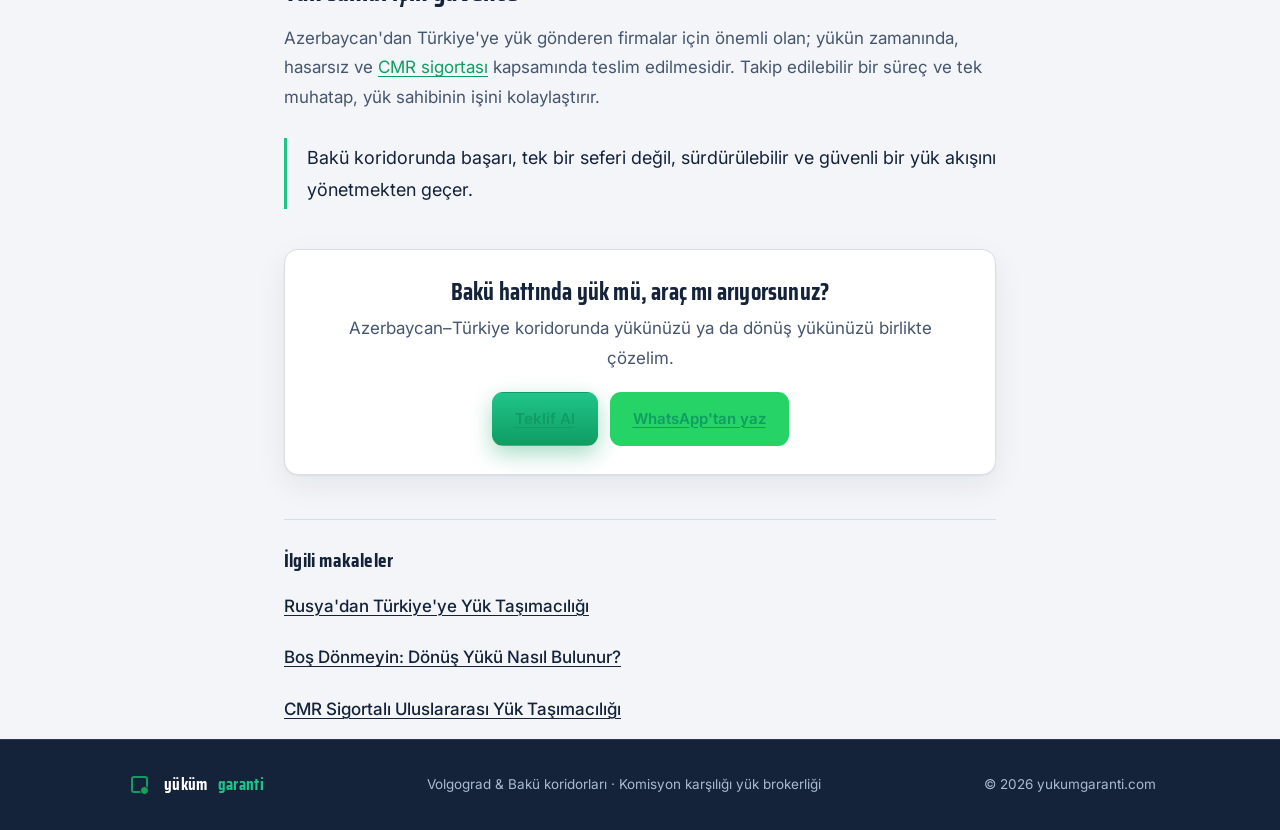
<file: makaleler/azerbaycan-turkiye-yuk-tasimaciligi/index.html>
<!doctype html>
<html lang="tr" dir="ltr">
<head>
<meta charset="utf-8">
<meta name="viewport" content="width=device-width, initial-scale=1">
<title>Azerbaycan'dan Türkiye'ye Yük Taşımacılığı | Bakü Koridoru — Yüküm Garanti</title>
<meta name="description" content="Azerbaycan'dan (Bakü) Türkiye'ye yük taşımacılığı nasıl yapılır? Bakü koridorunda tırcılar için dönüş yükü, ödeme garantisi ve sigortalı güvenli taşıma rehberi.">
<link rel="canonical" href="https://yukumgaranti.com/makaleler/azerbaycan-turkiye-yuk-tasimaciligi/">
<meta name="theme-color" content="#14223a">
<meta name="robots" content="index,follow">
<meta property="og:type" content="article">
<meta property="og:locale" content="tr_TR">
<meta property="og:site_name" content="Yüküm Garanti">
<meta property="og:url" content="https://yukumgaranti.com/makaleler/azerbaycan-turkiye-yuk-tasimaciligi/">
<meta property="og:title" content="Azerbaycan'dan Türkiye'ye Yük Taşımacılığı — Bakü Koridoru">
<meta property="og:description" content="Bakü koridorunda tırcılar için dönüş yükü, ödeme garantisi ve sigortalı güvenli taşıma rehberi.">
<meta property="og:image" content="https://yukumgaranti.com/assets/img/og-cover.png">
<meta name="twitter:card" content="summary_large_image">
<link rel="icon" href="/assets/img/favicon.svg" type="image/svg+xml">
<link rel="apple-touch-icon" href="/assets/img/favicon.svg">
<link rel="preconnect" href="https://fonts.googleapis.com">
<link rel="preconnect" href="https://fonts.gstatic.com" crossorigin>
<link rel="stylesheet" href="https://fonts.googleapis.com/css2?family=Saira+Condensed:wght@500;600;700&family=Inter:wght@400;500;600;700&family=IBM+Plex+Mono:wght@400;500&display=swap">
<link rel="stylesheet" href="/assets/css/style.css">
<script>try{var t=localStorage.getItem('yg-theme');if(t==='dark'||t==='light')document.documentElement.setAttribute('data-theme',t);}catch(e){}</script>
<script type="application/ld+json">
{
  "@context":"https://schema.org",
  "@type":"Article",
  "headline":"Azerbaycan'dan Türkiye'ye Yük Taşımacılığı: Bakü Koridoru Rehberi",
  "description":"Bakü koridorunda tırcılar ve lojistik firmaları için dönüş yükü, ödeme garantisi ve sigortalı güvenli taşıma rehberi.",
  "inLanguage":"tr",
  "datePublished":"2026-11-23",
  "dateModified":"2026-11-23",
  "author":{"@type":"Organization","name":"Yüküm Garanti"},
  "publisher":{"@type":"Organization","name":"Yüküm Garanti","url":"https://yukumgaranti.com/"},
  "mainEntityOfPage":"https://yukumgaranti.com/makaleler/azerbaycan-turkiye-yuk-tasimaciligi/"
}
</script>
<script type="application/ld+json">
{
  "@context":"https://schema.org",
  "@type":"BreadcrumbList",
  "itemListElement":[
    {"@type":"ListItem","position":1,"name":"Ana Sayfa","item":"https://yukumgaranti.com/"},
    {"@type":"ListItem","position":2,"name":"Makaleler","item":"https://yukumgaranti.com/makaleler/"},
    {"@type":"ListItem","position":3,"name":"Azerbaycan'dan Türkiye'ye Yük Taşımacılığı"}
  ]
}
</script>
</head>
<body id="top">
<a class="skip" href="#icerik">İçeriğe geç</a>

<header class="nav">
  <div class="wrap nav-in">
    <a class="logo" href="/"><span class="mk" aria-hidden="true"></span>yüküm<b>garanti</b></a>
    <nav class="nav-links" aria-label="Ana menü">
      <a href="/#nasil">Nasıl Çalışır</a>
      <a href="/#koridorlar">Koridorlar</a>
      <a href="/#garanti">Garantimiz</a>
      <a href="/makaleler/">Makaleler</a>
      <a href="/#iletisim">İletişim</a>
    </nav>
    <button class="icon-btn" id="theme-toggle" type="button" aria-label="Koyu / açık tema">
      <svg class="i-sun" viewBox="0 0 24 24" fill="none" stroke="currentColor" stroke-width="2" aria-hidden="true"><circle cx="12" cy="12" r="4"/><path d="M12 2v2M12 20v2M4.9 4.9l1.4 1.4M17.7 17.7l1.4 1.4M2 12h2M20 12h2M4.9 19.1l1.4-1.4M17.7 6.3l1.4-1.4"/></svg>
      <svg class="i-moon" viewBox="0 0 24 24" fill="none" stroke="currentColor" stroke-width="2" aria-hidden="true"><path d="M21 12.8A9 9 0 1 1 11.2 3a7 7 0 0 0 9.8 9.8"/></svg>
    </button>
    <a href="/#teklif" class="btn btn-gold nav-cta">Teklif Al</a>
    <button class="icon-btn nav-toggle" id="nav-toggle" type="button" aria-label="Menüyü aç" aria-expanded="false" aria-controls="nav-drawer">
      <svg viewBox="0 0 24 24" fill="none" stroke="currentColor" stroke-width="2" aria-hidden="true"><path d="M3 6h18M3 12h18M3 18h18"/></svg>
    </button>
  </div>
  <div class="nav-drawer" id="nav-drawer">
    <a href="/#nasil">Nasıl Çalışır</a>
    <a href="/#koridorlar">Koridorlar</a>
    <a href="/#garanti">Garantimiz</a>
    <a href="/makaleler/">Makaleler</a>
    <a href="/#iletisim">İletişim</a>
    <a href="/#teklif" class="btn btn-gold">Teklif Al</a>
  </div>
</header>

<div class="art-head">
  <div class="wrap">
    <nav class="crumb" aria-label="Sayfa yolu">
      <a href="/">Ana Sayfa</a><span>/</span><a href="/makaleler/">Makaleler</a><span>/</span>Azerbaycan–Türkiye Yük
    </nav>
    <h1>Azerbaycan'dan Türkiye'ye Yük Taşımacılığı: Bakü Koridoru Rehberi</h1>
    <p class="lead">Bakü çıkışlı yükler, Türkiye ile Azerbaycan arasındaki güçlü ticaretin en görünür ayağı. Bu koridorda çalışan tırcılar için doğru yük ve dönüş yükü her şeyi değiştirir.</p>
    <div class="art-meta"><span>Koridor rehberi</span><span>·</span><span>Bakü → Türkiye</span></div>
  </div>
</div>

<main id="icerik" class="article">
  <div class="wrap prose">
    <p>Azerbaycan ile Türkiye arasındaki kardeşlik, ekonomik olarak da yoğun bir karayolu yük trafiğine dönüşüyor. <strong>Bakü</strong> ve çevresinden çıkan yükler, düzenli şekilde Türkiye'ye taşınıyor. Bu hatta çalışan araç sahipleri için işin özü; aracı dolu götürüp dolu getirmek, yani <strong>boş dönmemek.</strong></p>

    <p>Bu rehberde Azerbaycan–Türkiye yük taşımacılığının temel dinamiklerini, sınır geçiş sürecini ve Bakü koridorunda dönüş yükü bulmanın mantığını ele alıyoruz.</p>

    <h2>Bakü koridorunda yük karakteri</h2>
    <p>Bakü çıkışlı yükler ağırlıklı olarak <strong>dökme ve çuvallı kuru yük</strong> şeklindedir. Bu yükler, güzergâha uygun tenteli araçlarla taşınır. Doğru eşleştirme için yük cinsi, tonaj ve yükleme tarihinin baştan netleşmesi, hem fiyatı hem de teslim süresini doğrudan etkiler.</p>

    <h2>Sınır geçişi ve koordinasyon</h2>
    <p>Azerbaycan–Türkiye hattında sınır geçişleri ve yükleme koordinasyonu, seferin en kritik aşamalarıdır. Evrakların eksiksiz ve zamanında hazır olması, araçların sınırda gereksiz beklemesini önler. Bu süreçte tecrübeli bir koordinasyon desteği, şoförün yalnızca sürüşe odaklanmasını sağlar.</p>

    <h2>Dönüş yükü ile kârı ikiye katlamak</h2>
    <p>Bir aracın Bakü'den Türkiye'ye yük getirip dönüşte boş gitmesi, en büyük maliyet kaybıdır. Dönüşte de uygun yük bulunduğunda, aynı sefer iki kat verimli hale gelir. Bu yüzden koridoru bilen bir brokerle çalışmak, tek tek yük aramaktan çok daha hızlı sonuç verir. <a href="/makaleler/donus-yuku-nasil-bulunur/">Dönüş yükü nasıl bulunur</a> yazımızda bu konuyu detaylandırdık.</p>

    <h2>Tırcı için güvence</h2>
    <ul>
      <li><strong>Ödeme garantisi:</strong> Taşıma tamamlandığında ödemenin zamanında yapılması, şoförün en temel beklentisidir.</li>
      <li><strong>Düzenli yük:</strong> Tek seferlik değil, tekrar eden yük akışı, aracın sürekli çalışmasını sağlar.</li>
      <li><strong>Muhatabı belli iş:</strong> İsimsiz ilan yerine, sorumlusu net olan bir iş ilişkisi güven verir.</li>
    </ul>

    <h2>Yük sahibi için güvence</h2>
    <p>Azerbaycan'dan Türkiye'ye yük gönderen firmalar için önemli olan; yükün zamanında, hasarsız ve <a href="/makaleler/cmr-sigortali-uluslararasi-yuk-tasimaciligi/">CMR sigortası</a> kapsamında teslim edilmesidir. Takip edilebilir bir süreç ve tek muhatap, yük sahibinin işini kolaylaştırır.</p>

    <blockquote>Bakü koridorunda başarı, tek bir seferi değil, sürdürülebilir ve güvenli bir yük akışını yönetmekten geçer.</blockquote>

    <div class="art-cta">
      <h2>Bakü hattında yük mü, araç mı arıyorsunuz?</h2>
      <p>Azerbaycan–Türkiye koridorunda yükünüzü ya da dönüş yükünüzü birlikte çözelim.</p>
      <div class="row">
        <a href="/#teklif" class="btn btn-gold">Teklif Al</a>
        <a href="/#iletisim" class="btn btn-wa js-wa" data-wa-text="Merhaba, Bakü–Türkiye yük hattı hakkında yukumgaranti.com makalesinden yazıyorum.">WhatsApp'tan yaz</a>
      </div>
    </div>

    <nav class="related" aria-label="İlgili makaleler">
      <h2>İlgili makaleler</h2>
      <ul>
        <li><a href="/makaleler/rusya-turkiye-yuk-tasimaciligi/">Rusya'dan Türkiye'ye Yük Taşımacılığı</a></li>
        <li><a href="/makaleler/donus-yuku-nasil-bulunur/">Boş Dönmeyin: Dönüş Yükü Nasıl Bulunur?</a></li>
        <li><a href="/makaleler/cmr-sigortali-uluslararasi-yuk-tasimaciligi/">CMR Sigortalı Uluslararası Yük Taşımacılığı</a></li>
      </ul>
    </nav>
  </div>
</main>

<footer>
  <div class="wrap">
    <a class="logo" href="/"><span class="mk" aria-hidden="true"></span>yüküm<b style="color:var(--gold-2)">garanti</b></a>
    <span>Volgograd &amp; Bakü koridorları · Komisyon karşılığı yük brokerliği</span>
    <span>© <span id="yil">2026</span> yukumgaranti.com</span>
  </div>
</footer>

<script src="/assets/js/main.js" defer></script>
</body>
</html>
</file>
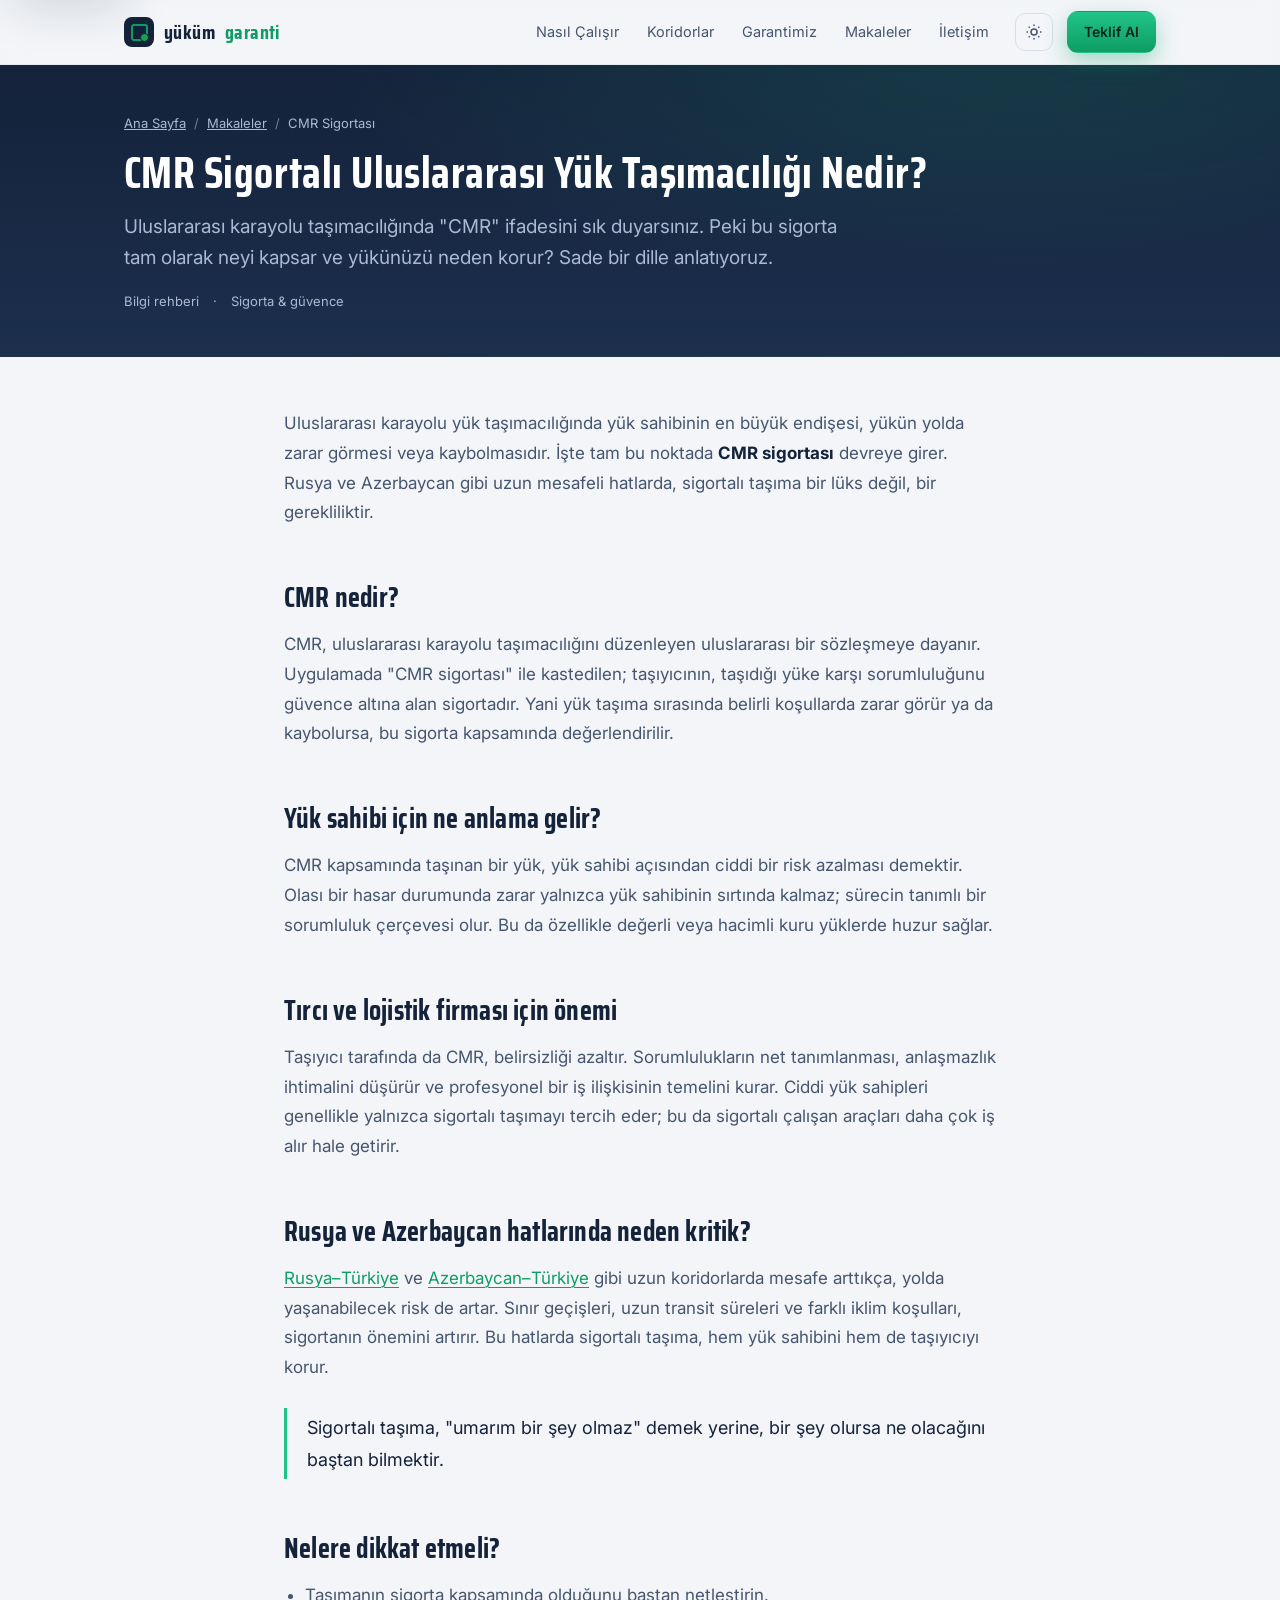
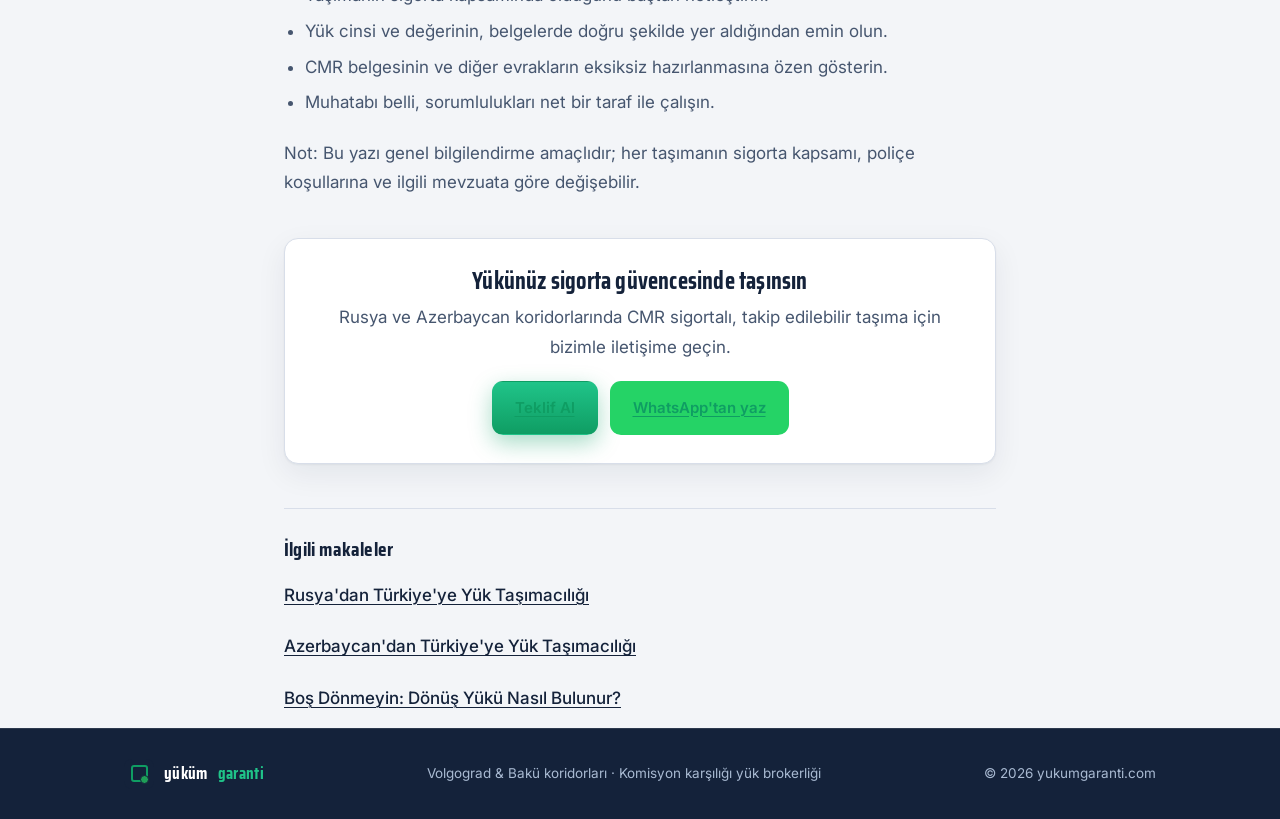
<file: makaleler/cmr-sigortali-uluslararasi-yuk-tasimaciligi/index.html>
<!doctype html>
<html lang="tr" dir="ltr">
<head>
<meta charset="utf-8">
<meta name="viewport" content="width=device-width, initial-scale=1">
<title>CMR Sigortalı Uluslararası Yük Taşımacılığı Nedir? | Rusya & Azerbaycan — Yüküm Garanti</title>
<meta name="description" content="CMR sigortası nedir, neden önemlidir? Rusya ve Azerbaycan hatlarında uluslararası karayolu yük taşımacılığında yük sahibi ve tırcı için sigortalı taşımanın avantajları.">
<link rel="canonical" href="https://yukumgaranti.com/makaleler/cmr-sigortali-uluslararasi-yuk-tasimaciligi/">
<meta name="theme-color" content="#14223a">
<meta name="robots" content="index,follow">
<meta property="og:type" content="article">
<meta property="og:locale" content="tr_TR">
<meta property="og:site_name" content="Yüküm Garanti">
<meta property="og:url" content="https://yukumgaranti.com/makaleler/cmr-sigortali-uluslararasi-yuk-tasimaciligi/">
<meta property="og:title" content="CMR Sigortalı Uluslararası Yük Taşımacılığı Nedir?">
<meta property="og:description" content="CMR sigortası nedir, neden önemlidir? Rusya ve Azerbaycan hatlarında sigortalı taşımanın avantajları.">
<meta property="og:image" content="https://yukumgaranti.com/assets/img/og-cover.png">
<meta name="twitter:card" content="summary_large_image">
<link rel="icon" href="/assets/img/favicon.svg" type="image/svg+xml">
<link rel="apple-touch-icon" href="/assets/img/favicon.svg">
<link rel="preconnect" href="https://fonts.googleapis.com">
<link rel="preconnect" href="https://fonts.gstatic.com" crossorigin>
<link rel="stylesheet" href="https://fonts.googleapis.com/css2?family=Saira+Condensed:wght@500;600;700&family=Inter:wght@400;500;600;700&family=IBM+Plex+Mono:wght@400;500&display=swap">
<link rel="stylesheet" href="/assets/css/style.css">
<script>try{var t=localStorage.getItem('yg-theme');if(t==='dark'||t==='light')document.documentElement.setAttribute('data-theme',t);}catch(e){}</script>
<script type="application/ld+json">
{
  "@context":"https://schema.org",
  "@type":"Article",
  "headline":"CMR Sigortalı Uluslararası Yük Taşımacılığı Nedir?",
  "description":"CMR sigortası nedir, neden önemlidir? Rusya ve Azerbaycan hatlarında sigortalı taşımanın avantajları.",
  "inLanguage":"tr",
  "datePublished":"2026-11-23",
  "dateModified":"2026-11-23",
  "author":{"@type":"Organization","name":"Yüküm Garanti"},
  "publisher":{"@type":"Organization","name":"Yüküm Garanti","url":"https://yukumgaranti.com/"},
  "mainEntityOfPage":"https://yukumgaranti.com/makaleler/cmr-sigortali-uluslararasi-yuk-tasimaciligi/"
}
</script>
<script type="application/ld+json">
{
  "@context":"https://schema.org",
  "@type":"BreadcrumbList",
  "itemListElement":[
    {"@type":"ListItem","position":1,"name":"Ana Sayfa","item":"https://yukumgaranti.com/"},
    {"@type":"ListItem","position":2,"name":"Makaleler","item":"https://yukumgaranti.com/makaleler/"},
    {"@type":"ListItem","position":3,"name":"CMR Sigortalı Uluslararası Yük Taşımacılığı"}
  ]
}
</script>
</head>
<body id="top">
<a class="skip" href="#icerik">İçeriğe geç</a>

<header class="nav">
  <div class="wrap nav-in">
    <a class="logo" href="/"><span class="mk" aria-hidden="true"></span>yüküm<b>garanti</b></a>
    <nav class="nav-links" aria-label="Ana menü">
      <a href="/#nasil">Nasıl Çalışır</a>
      <a href="/#koridorlar">Koridorlar</a>
      <a href="/#garanti">Garantimiz</a>
      <a href="/makaleler/">Makaleler</a>
      <a href="/#iletisim">İletişim</a>
    </nav>
    <button class="icon-btn" id="theme-toggle" type="button" aria-label="Koyu / açık tema">
      <svg class="i-sun" viewBox="0 0 24 24" fill="none" stroke="currentColor" stroke-width="2" aria-hidden="true"><circle cx="12" cy="12" r="4"/><path d="M12 2v2M12 20v2M4.9 4.9l1.4 1.4M17.7 17.7l1.4 1.4M2 12h2M20 12h2M4.9 19.1l1.4-1.4M17.7 6.3l1.4-1.4"/></svg>
      <svg class="i-moon" viewBox="0 0 24 24" fill="none" stroke="currentColor" stroke-width="2" aria-hidden="true"><path d="M21 12.8A9 9 0 1 1 11.2 3a7 7 0 0 0 9.8 9.8"/></svg>
    </button>
    <a href="/#teklif" class="btn btn-gold nav-cta">Teklif Al</a>
    <button class="icon-btn nav-toggle" id="nav-toggle" type="button" aria-label="Menüyü aç" aria-expanded="false" aria-controls="nav-drawer">
      <svg viewBox="0 0 24 24" fill="none" stroke="currentColor" stroke-width="2" aria-hidden="true"><path d="M3 6h18M3 12h18M3 18h18"/></svg>
    </button>
  </div>
  <div class="nav-drawer" id="nav-drawer">
    <a href="/#nasil">Nasıl Çalışır</a>
    <a href="/#koridorlar">Koridorlar</a>
    <a href="/#garanti">Garantimiz</a>
    <a href="/makaleler/">Makaleler</a>
    <a href="/#iletisim">İletişim</a>
    <a href="/#teklif" class="btn btn-gold">Teklif Al</a>
  </div>
</header>

<div class="art-head">
  <div class="wrap">
    <nav class="crumb" aria-label="Sayfa yolu">
      <a href="/">Ana Sayfa</a><span>/</span><a href="/makaleler/">Makaleler</a><span>/</span>CMR Sigortası
    </nav>
    <h1>CMR Sigortalı Uluslararası Yük Taşımacılığı Nedir?</h1>
    <p class="lead">Uluslararası karayolu taşımacılığında "CMR" ifadesini sık duyarsınız. Peki bu sigorta tam olarak neyi kapsar ve yükünüzü neden korur? Sade bir dille anlatıyoruz.</p>
    <div class="art-meta"><span>Bilgi rehberi</span><span>·</span><span>Sigorta &amp; güvence</span></div>
  </div>
</div>

<main id="icerik" class="article">
  <div class="wrap prose">
    <p>Uluslararası karayolu yük taşımacılığında yük sahibinin en büyük endişesi, yükün yolda zarar görmesi veya kaybolmasıdır. İşte tam bu noktada <strong>CMR sigortası</strong> devreye girer. Rusya ve Azerbaycan gibi uzun mesafeli hatlarda, sigortalı taşıma bir lüks değil, bir gerekliliktir.</p>

    <h2>CMR nedir?</h2>
    <p>CMR, uluslararası karayolu taşımacılığını düzenleyen uluslararası bir sözleşmeye dayanır. Uygulamada "CMR sigortası" ile kastedilen; taşıyıcının, taşıdığı yüke karşı sorumluluğunu güvence altına alan sigortadır. Yani yük taşıma sırasında belirli koşullarda zarar görür ya da kaybolursa, bu sigorta kapsamında değerlendirilir.</p>

    <h2>Yük sahibi için ne anlama gelir?</h2>
    <p>CMR kapsamında taşınan bir yük, yük sahibi açısından ciddi bir risk azalması demektir. Olası bir hasar durumunda zarar yalnızca yük sahibinin sırtında kalmaz; sürecin tanımlı bir sorumluluk çerçevesi olur. Bu da özellikle değerli veya hacimli kuru yüklerde huzur sağlar.</p>

    <h2>Tırcı ve lojistik firması için önemi</h2>
    <p>Taşıyıcı tarafında da CMR, belirsizliği azaltır. Sorumlulukların net tanımlanması, anlaşmazlık ihtimalini düşürür ve profesyonel bir iş ilişkisinin temelini kurar. Ciddi yük sahipleri genellikle yalnızca sigortalı taşımayı tercih eder; bu da sigortalı çalışan araçları daha çok iş alır hale getirir.</p>

    <h2>Rusya ve Azerbaycan hatlarında neden kritik?</h2>
    <p><a href="/makaleler/rusya-turkiye-yuk-tasimaciligi/">Rusya–Türkiye</a> ve <a href="/makaleler/azerbaycan-turkiye-yuk-tasimaciligi/">Azerbaycan–Türkiye</a> gibi uzun koridorlarda mesafe arttıkça, yolda yaşanabilecek risk de artar. Sınır geçişleri, uzun transit süreleri ve farklı iklim koşulları, sigortanın önemini artırır. Bu hatlarda sigortalı taşıma, hem yük sahibini hem de taşıyıcıyı korur.</p>

    <blockquote>Sigortalı taşıma, "umarım bir şey olmaz" demek yerine, bir şey olursa ne olacağını baştan bilmektir.</blockquote>

    <h2>Nelere dikkat etmeli?</h2>
    <ul>
      <li>Taşımanın sigorta kapsamında olduğunu baştan netleştirin.</li>
      <li>Yük cinsi ve değerinin, belgelerde doğru şekilde yer aldığından emin olun.</li>
      <li>CMR belgesinin ve diğer evrakların eksiksiz hazırlanmasına özen gösterin.</li>
      <li>Muhatabı belli, sorumlulukları net bir taraf ile çalışın.</li>
    </ul>

    <p>Not: Bu yazı genel bilgilendirme amaçlıdır; her taşımanın sigorta kapsamı, poliçe koşullarına ve ilgili mevzuata göre değişebilir.</p>

    <div class="art-cta">
      <h2>Yükünüz sigorta güvencesinde taşınsın</h2>
      <p>Rusya ve Azerbaycan koridorlarında CMR sigortalı, takip edilebilir taşıma için bizimle iletişime geçin.</p>
      <div class="row">
        <a href="/#teklif" class="btn btn-gold">Teklif Al</a>
        <a href="/#iletisim" class="btn btn-wa js-wa" data-wa-text="Merhaba, CMR sigortalı taşıma hakkında yukumgaranti.com makalesinden yazıyorum.">WhatsApp'tan yaz</a>
      </div>
    </div>

    <nav class="related" aria-label="İlgili makaleler">
      <h2>İlgili makaleler</h2>
      <ul>
        <li><a href="/makaleler/rusya-turkiye-yuk-tasimaciligi/">Rusya'dan Türkiye'ye Yük Taşımacılığı</a></li>
        <li><a href="/makaleler/azerbaycan-turkiye-yuk-tasimaciligi/">Azerbaycan'dan Türkiye'ye Yük Taşımacılığı</a></li>
        <li><a href="/makaleler/donus-yuku-nasil-bulunur/">Boş Dönmeyin: Dönüş Yükü Nasıl Bulunur?</a></li>
      </ul>
    </nav>
  </div>
</main>

<footer>
  <div class="wrap">
    <a class="logo" href="/"><span class="mk" aria-hidden="true"></span>yüküm<b style="color:var(--gold-2)">garanti</b></a>
    <span>Volgograd &amp; Bakü koridorları · Komisyon karşılığı yük brokerliği</span>
    <span>© <span id="yil">2026</span> yukumgaranti.com</span>
  </div>
</footer>

<script src="/assets/js/main.js" defer></script>
</body>
</html>
</file>
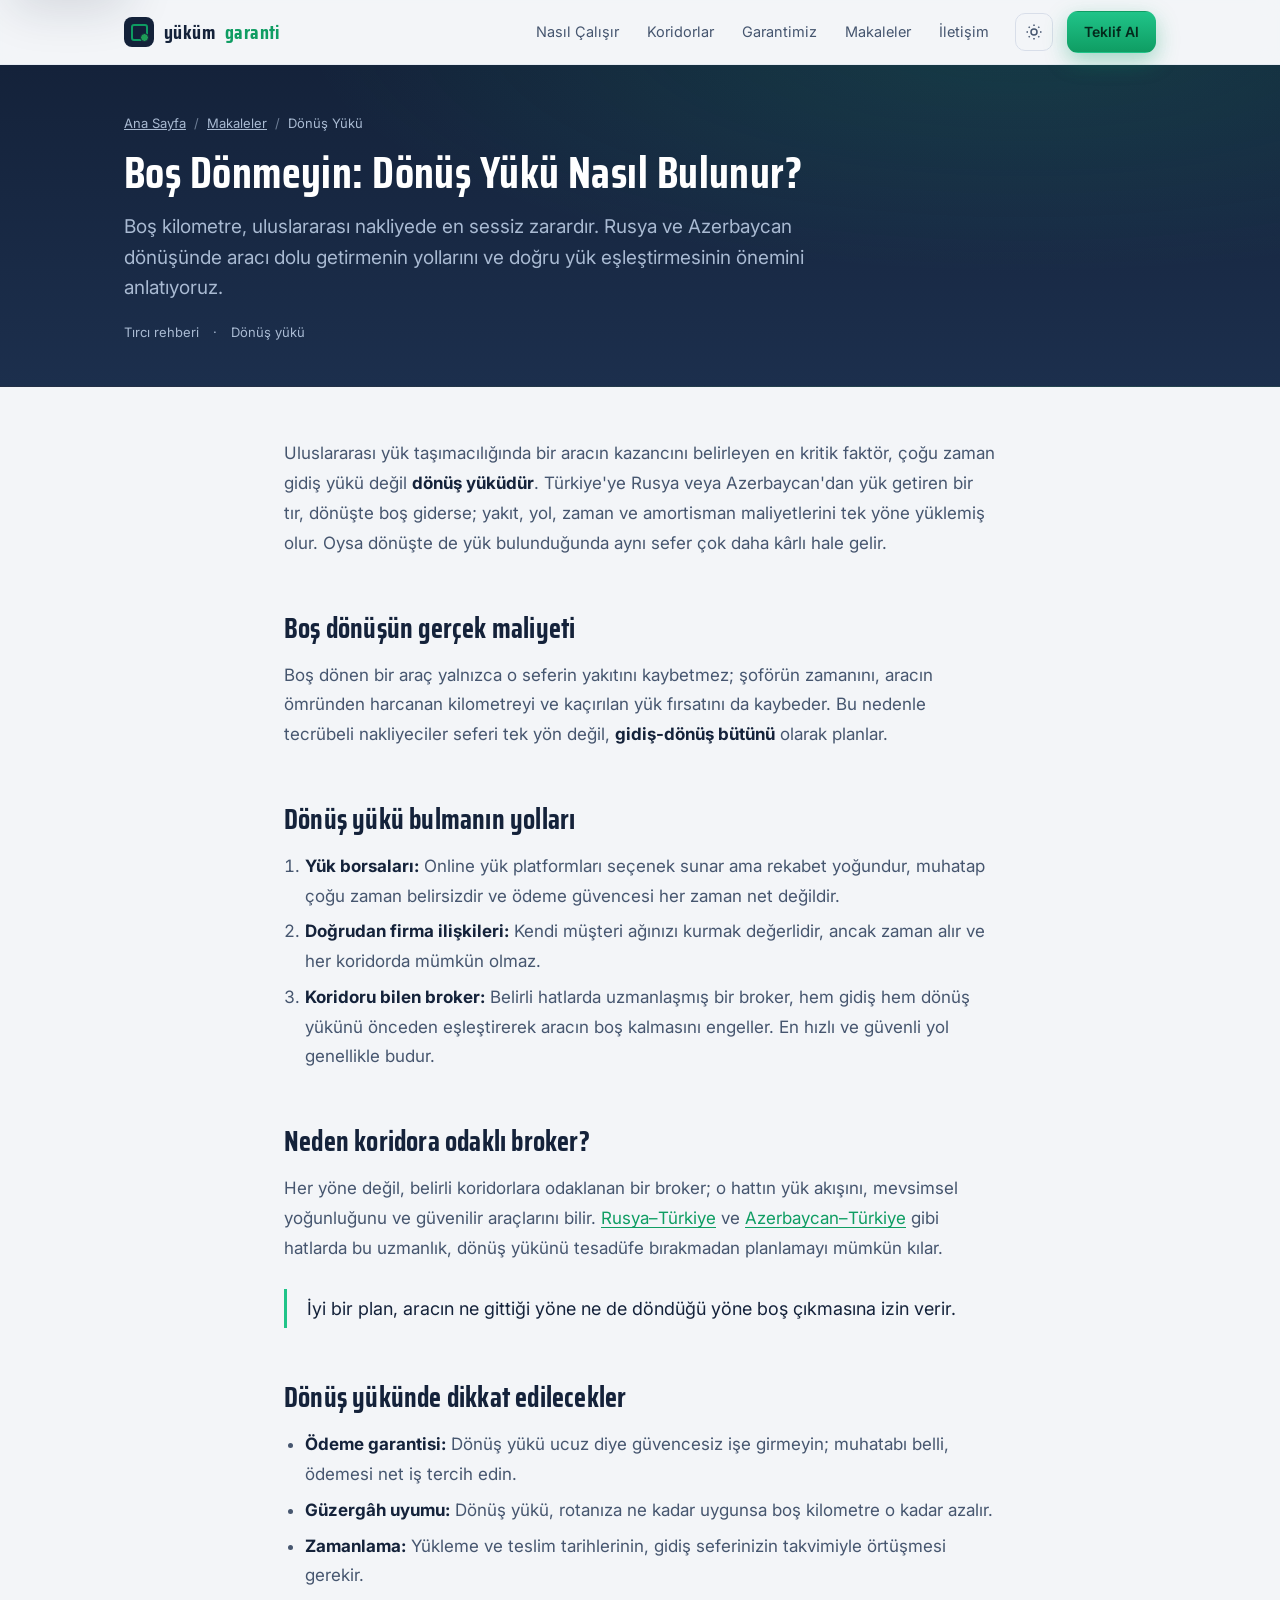
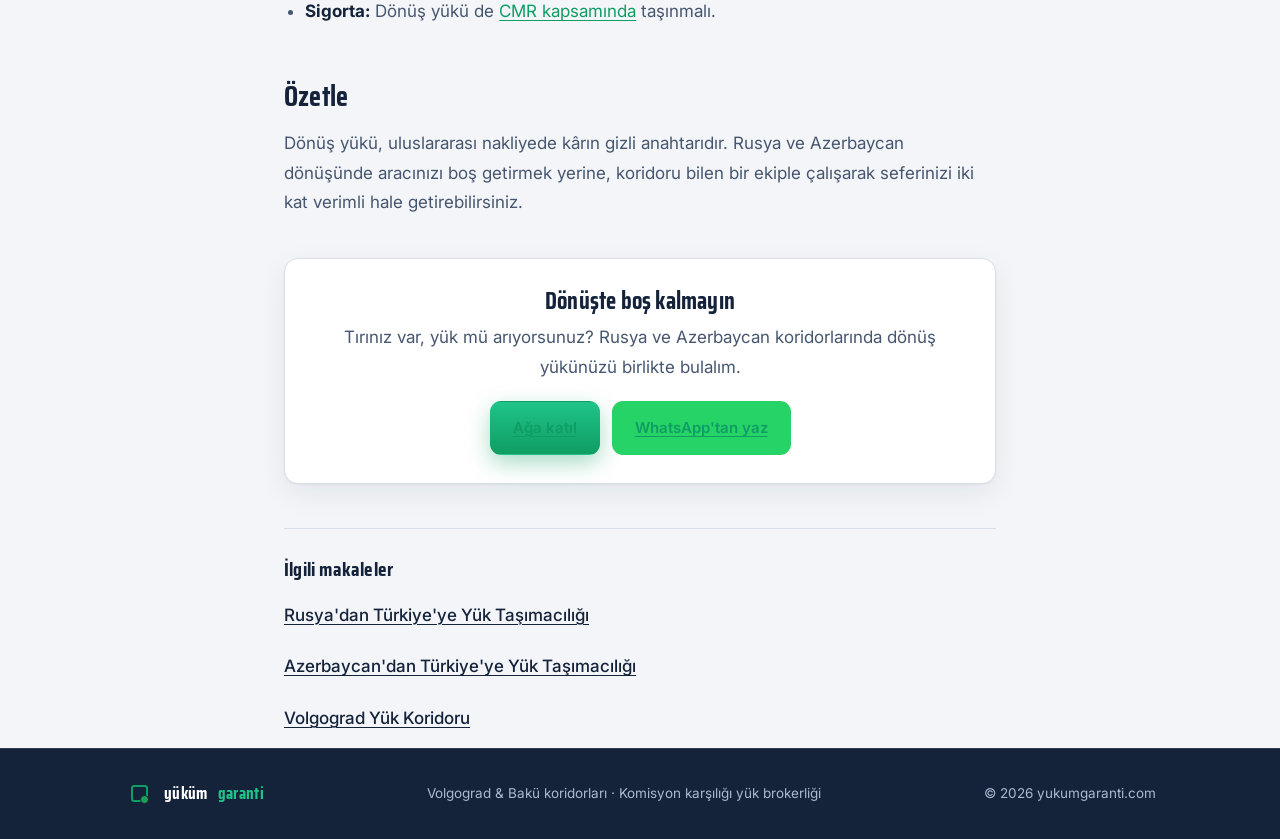
<file: makaleler/donus-yuku-nasil-bulunur/index.html>
<!doctype html>
<html lang="tr" dir="ltr">
<head>
<meta charset="utf-8">
<meta name="viewport" content="width=device-width, initial-scale=1">
<title>Boş Dönmeyin: Dönüş Yükü Nasıl Bulunur? | Rusya & Azerbaycan — Yüküm Garanti</title>
<meta name="description" content="Rusya ve Azerbaycan dönüşü boş gitmeyin. Tırcılar için dönüş yükü bulmanın yolları, boş kilometreyi azaltma ve güvenilir broker ile çalışmanın avantajları.">
<link rel="canonical" href="https://yukumgaranti.com/makaleler/donus-yuku-nasil-bulunur/">
<meta name="theme-color" content="#14223a">
<meta name="robots" content="index,follow">
<meta property="og:type" content="article">
<meta property="og:locale" content="tr_TR">
<meta property="og:site_name" content="Yüküm Garanti">
<meta property="og:url" content="https://yukumgaranti.com/makaleler/donus-yuku-nasil-bulunur/">
<meta property="og:title" content="Boş Dönmeyin: Dönüş Yükü Nasıl Bulunur?">
<meta property="og:description" content="Rusya ve Azerbaycan dönüşü boş gitmeyin. Tırcılar için dönüş yükü bulmanın yolları ve güvenilir broker avantajları.">
<meta property="og:image" content="https://yukumgaranti.com/assets/img/og-cover.png">
<meta name="twitter:card" content="summary_large_image">
<link rel="icon" href="/assets/img/favicon.svg" type="image/svg+xml">
<link rel="apple-touch-icon" href="/assets/img/favicon.svg">
<link rel="preconnect" href="https://fonts.googleapis.com">
<link rel="preconnect" href="https://fonts.gstatic.com" crossorigin>
<link rel="stylesheet" href="https://fonts.googleapis.com/css2?family=Saira+Condensed:wght@500;600;700&family=Inter:wght@400;500;600;700&family=IBM+Plex+Mono:wght@400;500&display=swap">
<link rel="stylesheet" href="/assets/css/style.css">
<script>try{var t=localStorage.getItem('yg-theme');if(t==='dark'||t==='light')document.documentElement.setAttribute('data-theme',t);}catch(e){}</script>
<script type="application/ld+json">
{
  "@context":"https://schema.org",
  "@type":"Article",
  "headline":"Boş Dönmeyin: Dönüş Yükü Nasıl Bulunur?",
  "description":"Rusya ve Azerbaycan dönüşü boş gitmeyin. Tırcılar için dönüş yükü bulmanın yolları ve güvenilir broker ile çalışmanın avantajları.",
  "inLanguage":"tr",
  "datePublished":"2026-11-23",
  "dateModified":"2026-11-23",
  "author":{"@type":"Organization","name":"Yüküm Garanti"},
  "publisher":{"@type":"Organization","name":"Yüküm Garanti","url":"https://yukumgaranti.com/"},
  "mainEntityOfPage":"https://yukumgaranti.com/makaleler/donus-yuku-nasil-bulunur/"
}
</script>
<script type="application/ld+json">
{
  "@context":"https://schema.org",
  "@type":"BreadcrumbList",
  "itemListElement":[
    {"@type":"ListItem","position":1,"name":"Ana Sayfa","item":"https://yukumgaranti.com/"},
    {"@type":"ListItem","position":2,"name":"Makaleler","item":"https://yukumgaranti.com/makaleler/"},
    {"@type":"ListItem","position":3,"name":"Dönüş Yükü Nasıl Bulunur?"}
  ]
}
</script>
</head>
<body id="top">
<a class="skip" href="#icerik">İçeriğe geç</a>

<header class="nav">
  <div class="wrap nav-in">
    <a class="logo" href="/"><span class="mk" aria-hidden="true"></span>yüküm<b>garanti</b></a>
    <nav class="nav-links" aria-label="Ana menü">
      <a href="/#nasil">Nasıl Çalışır</a>
      <a href="/#koridorlar">Koridorlar</a>
      <a href="/#garanti">Garantimiz</a>
      <a href="/makaleler/">Makaleler</a>
      <a href="/#iletisim">İletişim</a>
    </nav>
    <button class="icon-btn" id="theme-toggle" type="button" aria-label="Koyu / açık tema">
      <svg class="i-sun" viewBox="0 0 24 24" fill="none" stroke="currentColor" stroke-width="2" aria-hidden="true"><circle cx="12" cy="12" r="4"/><path d="M12 2v2M12 20v2M4.9 4.9l1.4 1.4M17.7 17.7l1.4 1.4M2 12h2M20 12h2M4.9 19.1l1.4-1.4M17.7 6.3l1.4-1.4"/></svg>
      <svg class="i-moon" viewBox="0 0 24 24" fill="none" stroke="currentColor" stroke-width="2" aria-hidden="true"><path d="M21 12.8A9 9 0 1 1 11.2 3a7 7 0 0 0 9.8 9.8"/></svg>
    </button>
    <a href="/#teklif" class="btn btn-gold nav-cta">Teklif Al</a>
    <button class="icon-btn nav-toggle" id="nav-toggle" type="button" aria-label="Menüyü aç" aria-expanded="false" aria-controls="nav-drawer">
      <svg viewBox="0 0 24 24" fill="none" stroke="currentColor" stroke-width="2" aria-hidden="true"><path d="M3 6h18M3 12h18M3 18h18"/></svg>
    </button>
  </div>
  <div class="nav-drawer" id="nav-drawer">
    <a href="/#nasil">Nasıl Çalışır</a>
    <a href="/#koridorlar">Koridorlar</a>
    <a href="/#garanti">Garantimiz</a>
    <a href="/makaleler/">Makaleler</a>
    <a href="/#iletisim">İletişim</a>
    <a href="/#teklif" class="btn btn-gold">Teklif Al</a>
  </div>
</header>

<div class="art-head">
  <div class="wrap">
    <nav class="crumb" aria-label="Sayfa yolu">
      <a href="/">Ana Sayfa</a><span>/</span><a href="/makaleler/">Makaleler</a><span>/</span>Dönüş Yükü
    </nav>
    <h1>Boş Dönmeyin: Dönüş Yükü Nasıl Bulunur?</h1>
    <p class="lead">Boş kilometre, uluslararası nakliyede en sessiz zarardır. Rusya ve Azerbaycan dönüşünde aracı dolu getirmenin yollarını ve doğru yük eşleştirmesinin önemini anlatıyoruz.</p>
    <div class="art-meta"><span>Tırcı rehberi</span><span>·</span><span>Dönüş yükü</span></div>
  </div>
</div>

<main id="icerik" class="article">
  <div class="wrap prose">
    <p>Uluslararası yük taşımacılığında bir aracın kazancını belirleyen en kritik faktör, çoğu zaman gidiş yükü değil <strong>dönüş yüküdür</strong>. Türkiye'ye Rusya veya Azerbaycan'dan yük getiren bir tır, dönüşte boş giderse; yakıt, yol, zaman ve amortisman maliyetlerini tek yöne yüklemiş olur. Oysa dönüşte de yük bulunduğunda aynı sefer çok daha kârlı hale gelir.</p>

    <h2>Boş dönüşün gerçek maliyeti</h2>
    <p>Boş dönen bir araç yalnızca o seferin yakıtını kaybetmez; şoförün zamanını, aracın ömründen harcanan kilometreyi ve kaçırılan yük fırsatını da kaybeder. Bu nedenle tecrübeli nakliyeciler seferi tek yön değil, <strong>gidiş-dönüş bütünü</strong> olarak planlar.</p>

    <h2>Dönüş yükü bulmanın yolları</h2>
    <ol>
      <li><strong>Yük borsaları:</strong> Online yük platformları seçenek sunar ama rekabet yoğundur, muhatap çoğu zaman belirsizdir ve ödeme güvencesi her zaman net değildir.</li>
      <li><strong>Doğrudan firma ilişkileri:</strong> Kendi müşteri ağınızı kurmak değerlidir, ancak zaman alır ve her koridorda mümkün olmaz.</li>
      <li><strong>Koridoru bilen broker:</strong> Belirli hatlarda uzmanlaşmış bir broker, hem gidiş hem dönüş yükünü önceden eşleştirerek aracın boş kalmasını engeller. En hızlı ve güvenli yol genellikle budur.</li>
    </ol>

    <h2>Neden koridora odaklı broker?</h2>
    <p>Her yöne değil, belirli koridorlara odaklanan bir broker; o hattın yük akışını, mevsimsel yoğunluğunu ve güvenilir araçlarını bilir. <a href="/makaleler/rusya-turkiye-yuk-tasimaciligi/">Rusya–Türkiye</a> ve <a href="/makaleler/azerbaycan-turkiye-yuk-tasimaciligi/">Azerbaycan–Türkiye</a> gibi hatlarda bu uzmanlık, dönüş yükünü tesadüfe bırakmadan planlamayı mümkün kılar.</p>

    <blockquote>İyi bir plan, aracın ne gittiği yöne ne de döndüğü yöne boş çıkmasına izin verir.</blockquote>

    <h2>Dönüş yükünde dikkat edilecekler</h2>
    <ul>
      <li><strong>Ödeme garantisi:</strong> Dönüş yükü ucuz diye güvencesiz işe girmeyin; muhatabı belli, ödemesi net iş tercih edin.</li>
      <li><strong>Güzergâh uyumu:</strong> Dönüş yükü, rotanıza ne kadar uygunsa boş kilometre o kadar azalır.</li>
      <li><strong>Zamanlama:</strong> Yükleme ve teslim tarihlerinin, gidiş seferinizin takvimiyle örtüşmesi gerekir.</li>
      <li><strong>Sigorta:</strong> Dönüş yükü de <a href="/makaleler/cmr-sigortali-uluslararasi-yuk-tasimaciligi/">CMR kapsamında</a> taşınmalı.</li>
    </ul>

    <h2>Özetle</h2>
    <p>Dönüş yükü, uluslararası nakliyede kârın gizli anahtarıdır. Rusya ve Azerbaycan dönüşünde aracınızı boş getirmek yerine, koridoru bilen bir ekiple çalışarak seferinizi iki kat verimli hale getirebilirsiniz.</p>

    <div class="art-cta">
      <h2>Dönüşte boş kalmayın</h2>
      <p>Tırınız var, yük mü arıyorsunuz? Rusya ve Azerbaycan koridorlarında dönüş yükünüzü birlikte bulalım.</p>
      <div class="row">
        <a href="/#tirci" class="btn btn-gold">Ağa katıl</a>
        <a href="/#iletisim" class="btn btn-wa js-wa" data-wa-text="Merhaba, dönüş yükü hakkında yukumgaranti.com makalesinden yazıyorum. Tırım var.">WhatsApp'tan yaz</a>
      </div>
    </div>

    <nav class="related" aria-label="İlgili makaleler">
      <h2>İlgili makaleler</h2>
      <ul>
        <li><a href="/makaleler/rusya-turkiye-yuk-tasimaciligi/">Rusya'dan Türkiye'ye Yük Taşımacılığı</a></li>
        <li><a href="/makaleler/azerbaycan-turkiye-yuk-tasimaciligi/">Azerbaycan'dan Türkiye'ye Yük Taşımacılığı</a></li>
        <li><a href="/makaleler/volgograd-yuk-koridoru/">Volgograd Yük Koridoru</a></li>
      </ul>
    </nav>
  </div>
</main>

<footer>
  <div class="wrap">
    <a class="logo" href="/"><span class="mk" aria-hidden="true"></span>yüküm<b style="color:var(--gold-2)">garanti</b></a>
    <span>Volgograd &amp; Bakü koridorları · Komisyon karşılığı yük brokerliği</span>
    <span>© <span id="yil">2026</span> yukumgaranti.com</span>
  </div>
</footer>

<script src="/assets/js/main.js" defer></script>
</body>
</html>
</file>
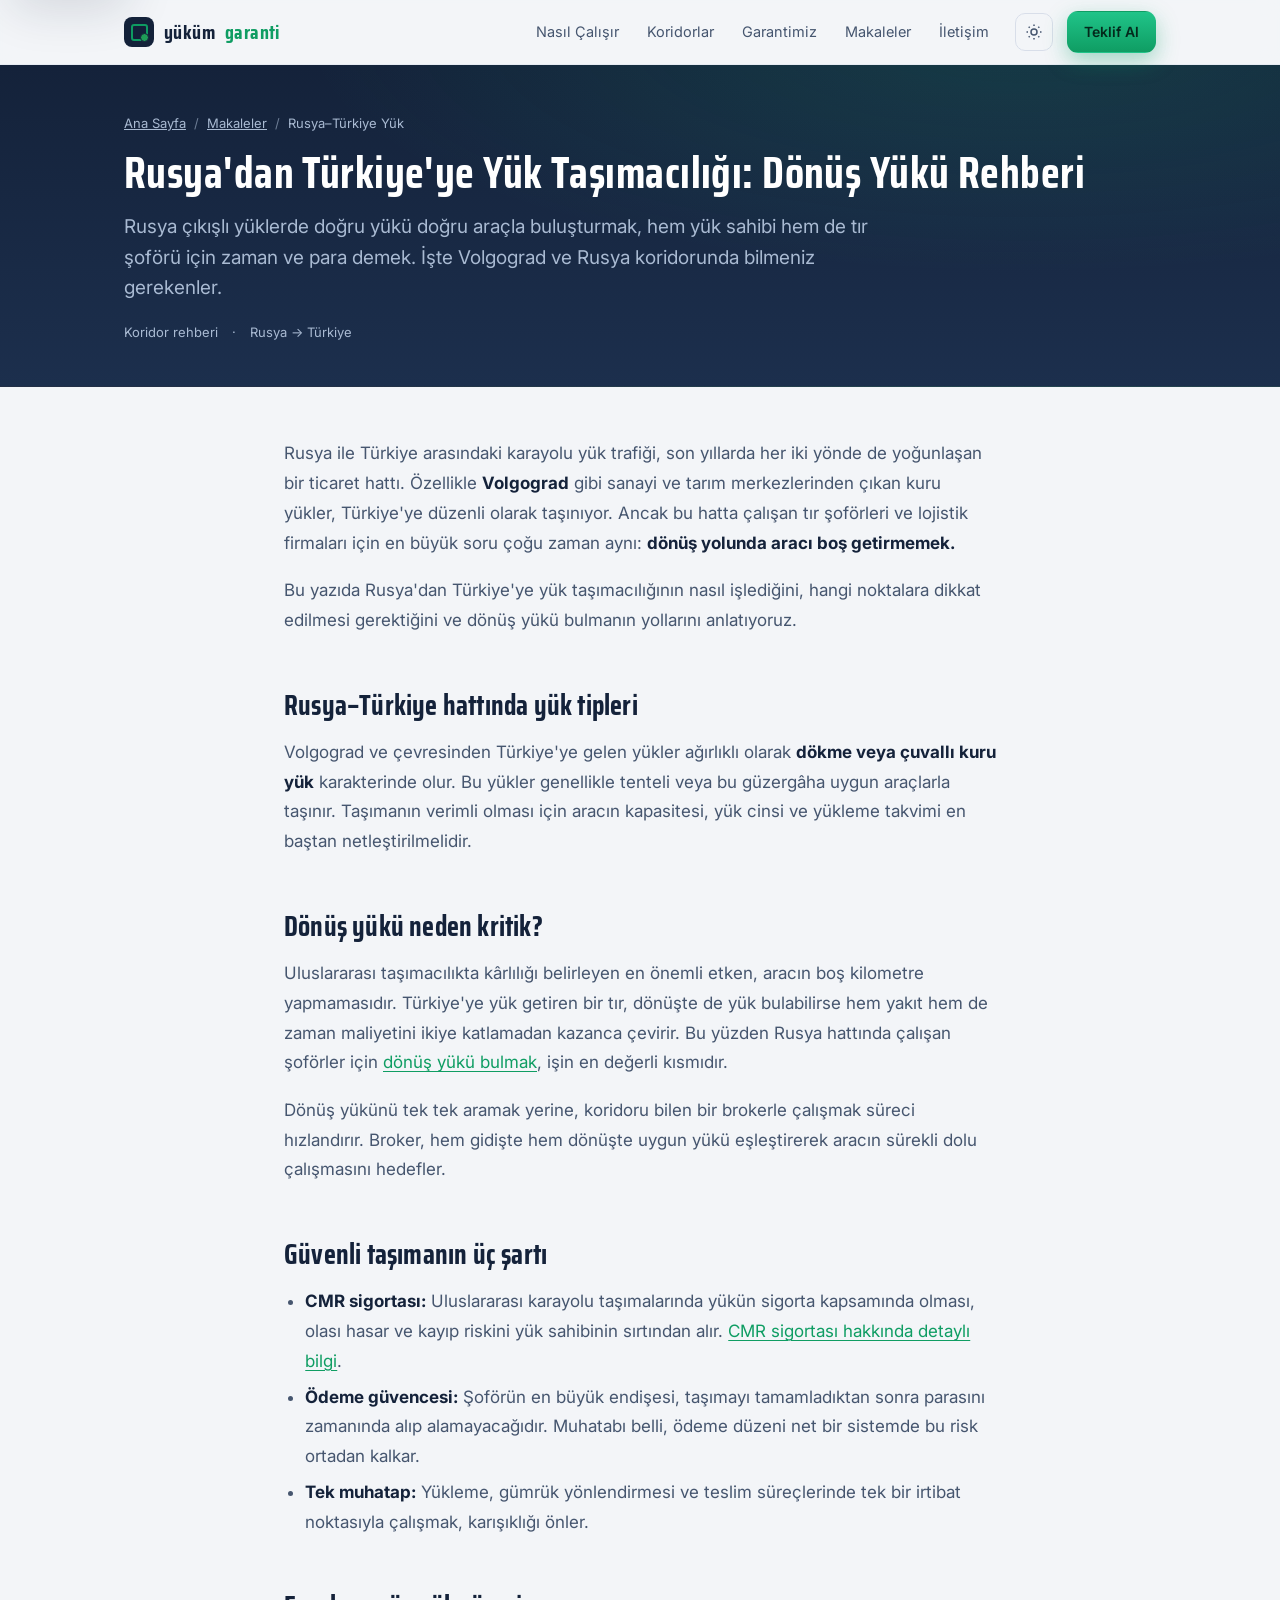
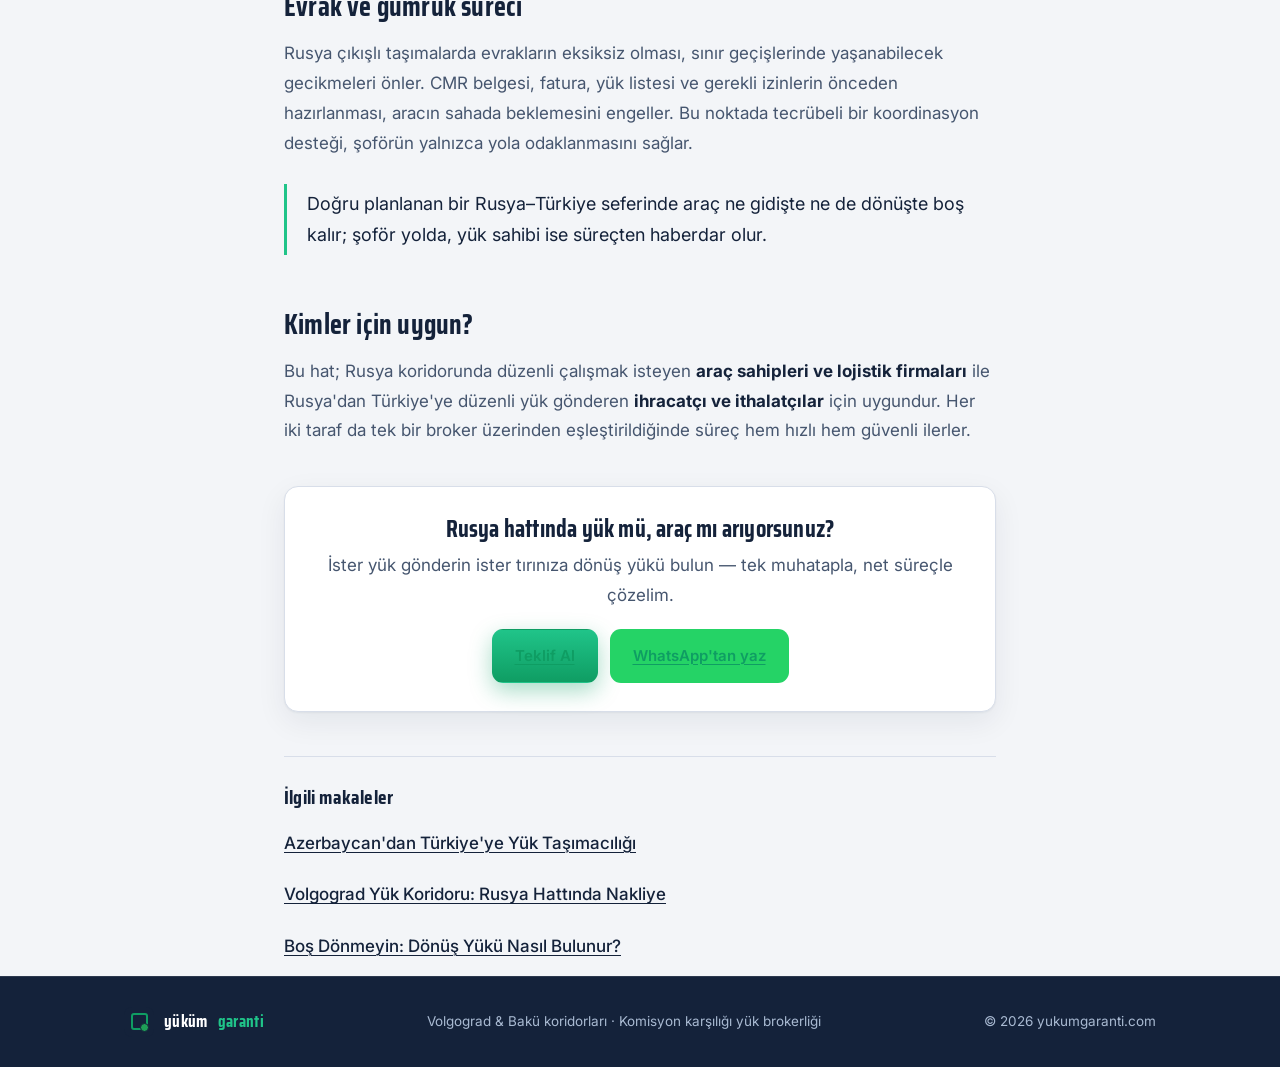
<file: makaleler/rusya-turkiye-yuk-tasimaciligi/index.html>
<!doctype html>
<html lang="tr" dir="ltr">
<head>
<meta charset="utf-8">
<meta name="viewport" content="width=device-width, initial-scale=1">
<title>Rusya'dan Türkiye'ye Yük Taşımacılığı | Dönüş Yükü Rehberi — Yüküm Garanti</title>
<meta name="description" content="Rusya'dan Türkiye'ye yük taşımacılığı nasıl işler? Volgograd ve Rusya çıkışlı yüklerde tırcılar için dönüş yükü, ödeme garantisi ve CMR sigortalı güvenli taşıma rehberi.">
<link rel="canonical" href="https://yukumgaranti.com/makaleler/rusya-turkiye-yuk-tasimaciligi/">
<meta name="theme-color" content="#14223a">
<meta name="robots" content="index,follow">
<meta property="og:type" content="article">
<meta property="og:locale" content="tr_TR">
<meta property="og:site_name" content="Yüküm Garanti">
<meta property="og:url" content="https://yukumgaranti.com/makaleler/rusya-turkiye-yuk-tasimaciligi/">
<meta property="og:title" content="Rusya'dan Türkiye'ye Yük Taşımacılığı — Dönüş Yükü Rehberi">
<meta property="og:description" content="Rusya çıkışlı yüklerde tırcılar için dönüş yükü, ödeme garantisi ve CMR sigortalı güvenli taşıma rehberi.">
<meta property="og:image" content="https://yukumgaranti.com/assets/img/og-cover.png">
<meta name="twitter:card" content="summary_large_image">
<link rel="icon" href="/assets/img/favicon.svg" type="image/svg+xml">
<link rel="apple-touch-icon" href="/assets/img/favicon.svg">
<link rel="preconnect" href="https://fonts.googleapis.com">
<link rel="preconnect" href="https://fonts.gstatic.com" crossorigin>
<link rel="stylesheet" href="https://fonts.googleapis.com/css2?family=Saira+Condensed:wght@500;600;700&family=Inter:wght@400;500;600;700&family=IBM+Plex+Mono:wght@400;500&display=swap">
<link rel="stylesheet" href="/assets/css/style.css">
<script>try{var t=localStorage.getItem('yg-theme');if(t==='dark'||t==='light')document.documentElement.setAttribute('data-theme',t);}catch(e){}</script>
<script type="application/ld+json">
{
  "@context":"https://schema.org",
  "@type":"Article",
  "headline":"Rusya'dan Türkiye'ye Yük Taşımacılığı: Dönüş Yükü Rehberi",
  "description":"Rusya çıkışlı yüklerde tırcılar ve lojistik firmaları için dönüş yükü, ödeme garantisi ve CMR sigortalı güvenli taşıma rehberi.",
  "inLanguage":"tr",
  "datePublished":"2026-11-23",
  "dateModified":"2026-11-23",
  "author":{"@type":"Organization","name":"Yüküm Garanti"},
  "publisher":{"@type":"Organization","name":"Yüküm Garanti","url":"https://yukumgaranti.com/"},
  "mainEntityOfPage":"https://yukumgaranti.com/makaleler/rusya-turkiye-yuk-tasimaciligi/"
}
</script>
<script type="application/ld+json">
{
  "@context":"https://schema.org",
  "@type":"BreadcrumbList",
  "itemListElement":[
    {"@type":"ListItem","position":1,"name":"Ana Sayfa","item":"https://yukumgaranti.com/"},
    {"@type":"ListItem","position":2,"name":"Makaleler","item":"https://yukumgaranti.com/makaleler/"},
    {"@type":"ListItem","position":3,"name":"Rusya'dan Türkiye'ye Yük Taşımacılığı"}
  ]
}
</script>
</head>
<body id="top">
<a class="skip" href="#icerik">İçeriğe geç</a>

<header class="nav">
  <div class="wrap nav-in">
    <a class="logo" href="/"><span class="mk" aria-hidden="true"></span>yüküm<b>garanti</b></a>
    <nav class="nav-links" aria-label="Ana menü">
      <a href="/#nasil">Nasıl Çalışır</a>
      <a href="/#koridorlar">Koridorlar</a>
      <a href="/#garanti">Garantimiz</a>
      <a href="/makaleler/">Makaleler</a>
      <a href="/#iletisim">İletişim</a>
    </nav>
    <button class="icon-btn" id="theme-toggle" type="button" aria-label="Koyu / açık tema">
      <svg class="i-sun" viewBox="0 0 24 24" fill="none" stroke="currentColor" stroke-width="2" aria-hidden="true"><circle cx="12" cy="12" r="4"/><path d="M12 2v2M12 20v2M4.9 4.9l1.4 1.4M17.7 17.7l1.4 1.4M2 12h2M20 12h2M4.9 19.1l1.4-1.4M17.7 6.3l1.4-1.4"/></svg>
      <svg class="i-moon" viewBox="0 0 24 24" fill="none" stroke="currentColor" stroke-width="2" aria-hidden="true"><path d="M21 12.8A9 9 0 1 1 11.2 3a7 7 0 0 0 9.8 9.8"/></svg>
    </button>
    <a href="/#teklif" class="btn btn-gold nav-cta">Teklif Al</a>
    <button class="icon-btn nav-toggle" id="nav-toggle" type="button" aria-label="Menüyü aç" aria-expanded="false" aria-controls="nav-drawer">
      <svg viewBox="0 0 24 24" fill="none" stroke="currentColor" stroke-width="2" aria-hidden="true"><path d="M3 6h18M3 12h18M3 18h18"/></svg>
    </button>
  </div>
  <div class="nav-drawer" id="nav-drawer">
    <a href="/#nasil">Nasıl Çalışır</a>
    <a href="/#koridorlar">Koridorlar</a>
    <a href="/#garanti">Garantimiz</a>
    <a href="/makaleler/">Makaleler</a>
    <a href="/#iletisim">İletişim</a>
    <a href="/#teklif" class="btn btn-gold">Teklif Al</a>
  </div>
</header>

<div class="art-head">
  <div class="wrap">
    <nav class="crumb" aria-label="Sayfa yolu">
      <a href="/">Ana Sayfa</a><span>/</span><a href="/makaleler/">Makaleler</a><span>/</span>Rusya–Türkiye Yük
    </nav>
    <h1>Rusya'dan Türkiye'ye Yük Taşımacılığı: Dönüş Yükü Rehberi</h1>
    <p class="lead">Rusya çıkışlı yüklerde doğru yükü doğru araçla buluşturmak, hem yük sahibi hem de tır şoförü için zaman ve para demek. İşte Volgograd ve Rusya koridorunda bilmeniz gerekenler.</p>
    <div class="art-meta"><span>Koridor rehberi</span><span>·</span><span>Rusya → Türkiye</span></div>
  </div>
</div>

<main id="icerik" class="article">
  <div class="wrap prose">
    <p>Rusya ile Türkiye arasındaki karayolu yük trafiği, son yıllarda her iki yönde de yoğunlaşan bir ticaret hattı. Özellikle <strong>Volgograd</strong> gibi sanayi ve tarım merkezlerinden çıkan kuru yükler, Türkiye'ye düzenli olarak taşınıyor. Ancak bu hatta çalışan tır şoförleri ve lojistik firmaları için en büyük soru çoğu zaman aynı: <strong>dönüş yolunda aracı boş getirmemek.</strong></p>

    <p>Bu yazıda Rusya'dan Türkiye'ye yük taşımacılığının nasıl işlediğini, hangi noktalara dikkat edilmesi gerektiğini ve dönüş yükü bulmanın yollarını anlatıyoruz.</p>

    <h2>Rusya–Türkiye hattında yük tipleri</h2>
    <p>Volgograd ve çevresinden Türkiye'ye gelen yükler ağırlıklı olarak <strong>dökme veya çuvallı kuru yük</strong> karakterinde olur. Bu yükler genellikle tenteli veya bu güzergâha uygun araçlarla taşınır. Taşımanın verimli olması için aracın kapasitesi, yük cinsi ve yükleme takvimi en baştan netleştirilmelidir.</p>

    <h2>Dönüş yükü neden kritik?</h2>
    <p>Uluslararası taşımacılıkta kârlılığı belirleyen en önemli etken, aracın boş kilometre yapmamasıdır. Türkiye'ye yük getiren bir tır, dönüşte de yük bulabilirse hem yakıt hem de zaman maliyetini ikiye katlamadan kazanca çevirir. Bu yüzden Rusya hattında çalışan şoförler için <a href="/makaleler/donus-yuku-nasil-bulunur/">dönüş yükü bulmak</a>, işin en değerli kısmıdır.</p>

    <p>Dönüş yükünü tek tek aramak yerine, koridoru bilen bir brokerle çalışmak süreci hızlandırır. Broker, hem gidişte hem dönüşte uygun yükü eşleştirerek aracın sürekli dolu çalışmasını hedefler.</p>

    <h2>Güvenli taşımanın üç şartı</h2>
    <ul>
      <li><strong>CMR sigortası:</strong> Uluslararası karayolu taşımalarında yükün sigorta kapsamında olması, olası hasar ve kayıp riskini yük sahibinin sırtından alır. <a href="/makaleler/cmr-sigortali-uluslararasi-yuk-tasimaciligi/">CMR sigortası hakkında detaylı bilgi</a>.</li>
      <li><strong>Ödeme güvencesi:</strong> Şoförün en büyük endişesi, taşımayı tamamladıktan sonra parasını zamanında alıp alamayacağıdır. Muhatabı belli, ödeme düzeni net bir sistemde bu risk ortadan kalkar.</li>
      <li><strong>Tek muhatap:</strong> Yükleme, gümrük yönlendirmesi ve teslim süreçlerinde tek bir irtibat noktasıyla çalışmak, karışıklığı önler.</li>
    </ul>

    <h2>Evrak ve gümrük süreci</h2>
    <p>Rusya çıkışlı taşımalarda evrakların eksiksiz olması, sınır geçişlerinde yaşanabilecek gecikmeleri önler. CMR belgesi, fatura, yük listesi ve gerekli izinlerin önceden hazırlanması, aracın sahada beklemesini engeller. Bu noktada tecrübeli bir koordinasyon desteği, şoförün yalnızca yola odaklanmasını sağlar.</p>

    <blockquote>Doğru planlanan bir Rusya–Türkiye seferinde araç ne gidişte ne de dönüşte boş kalır; şoför yolda, yük sahibi ise süreçten haberdar olur.</blockquote>

    <h2>Kimler için uygun?</h2>
    <p>Bu hat; Rusya koridorunda düzenli çalışmak isteyen <strong>araç sahipleri ve lojistik firmaları</strong> ile Rusya'dan Türkiye'ye düzenli yük gönderen <strong>ihracatçı ve ithalatçılar</strong> için uygundur. Her iki taraf da tek bir broker üzerinden eşleştirildiğinde süreç hem hızlı hem güvenli ilerler.</p>

    <div class="art-cta">
      <h2>Rusya hattında yük mü, araç mı arıyorsunuz?</h2>
      <p>İster yük gönderin ister tırınıza dönüş yükü bulun — tek muhatapla, net süreçle çözelim.</p>
      <div class="row">
        <a href="/#teklif" class="btn btn-gold">Teklif Al</a>
        <a href="/#iletisim" class="btn btn-wa js-wa" data-wa-text="Merhaba, Rusya–Türkiye yük hattı hakkında yukumgaranti.com makalesinden yazıyorum.">WhatsApp'tan yaz</a>
      </div>
    </div>

    <nav class="related" aria-label="İlgili makaleler">
      <h2>İlgili makaleler</h2>
      <ul>
        <li><a href="/makaleler/azerbaycan-turkiye-yuk-tasimaciligi/">Azerbaycan'dan Türkiye'ye Yük Taşımacılığı</a></li>
        <li><a href="/makaleler/volgograd-yuk-koridoru/">Volgograd Yük Koridoru: Rusya Hattında Nakliye</a></li>
        <li><a href="/makaleler/donus-yuku-nasil-bulunur/">Boş Dönmeyin: Dönüş Yükü Nasıl Bulunur?</a></li>
      </ul>
    </nav>
  </div>
</main>

<footer>
  <div class="wrap">
    <a class="logo" href="/"><span class="mk" aria-hidden="true"></span>yüküm<b style="color:var(--gold-2)">garanti</b></a>
    <span>Volgograd &amp; Bakü koridorları · Komisyon karşılığı yük brokerliği</span>
    <span>© <span id="yil">2026</span> yukumgaranti.com</span>
  </div>
</footer>

<script src="/assets/js/main.js" defer></script>
</body>
</html>
</file>
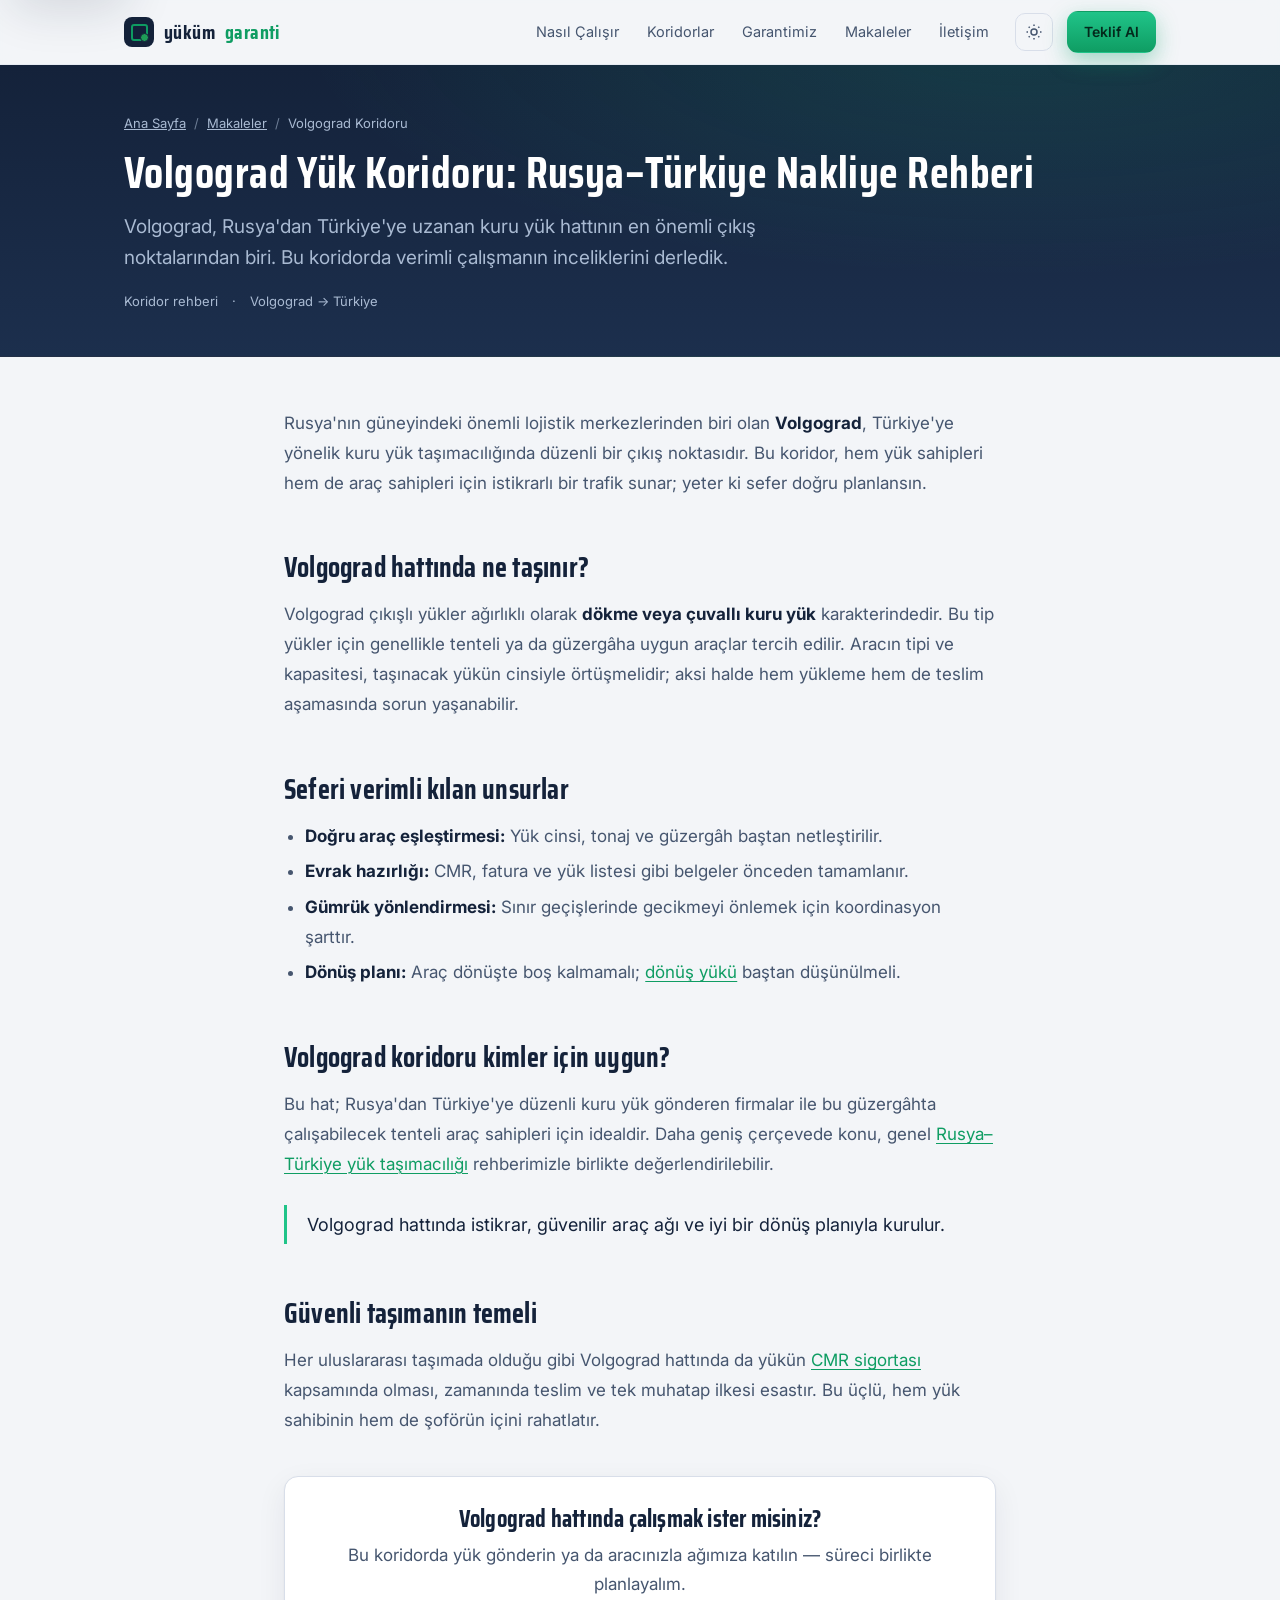
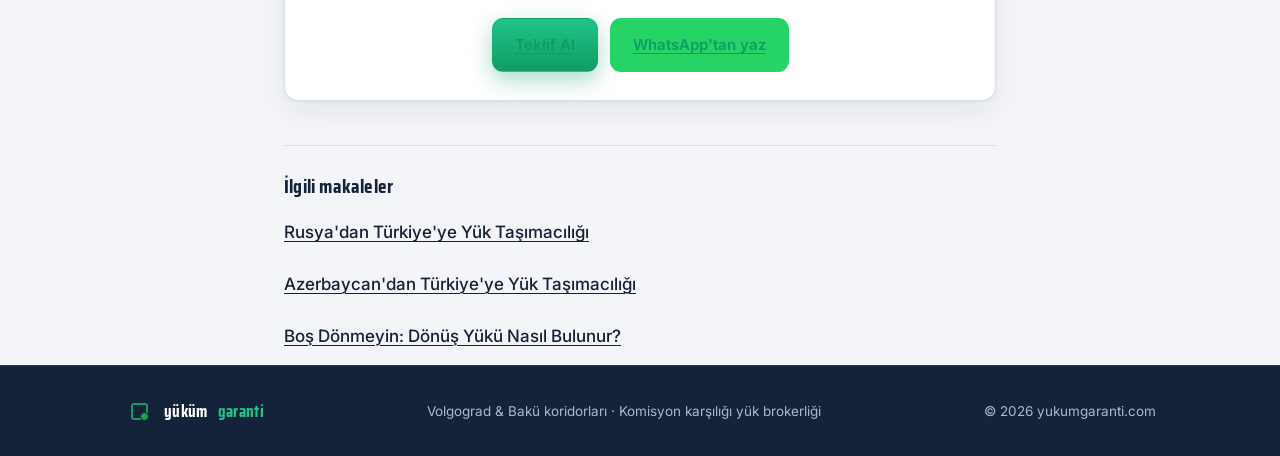
<file: makaleler/volgograd-yuk-koridoru/index.html>
<!doctype html>
<html lang="tr" dir="ltr">
<head>
<meta charset="utf-8">
<meta name="viewport" content="width=device-width, initial-scale=1">
<title>Volgograd Yük Koridoru | Rusya–Türkiye Nakliye Rehberi — Yüküm Garanti</title>
<meta name="description" content="Volgograd çıkışlı yükler ve Rusya–Türkiye koridorunda nakliye. Kuru yük taşımacılığı, tenteli araç ihtiyacı, evrak süreci ve dönüş yükü hakkında rehber.">
<link rel="canonical" href="https://yukumgaranti.com/makaleler/volgograd-yuk-koridoru/">
<meta name="theme-color" content="#14223a">
<meta name="robots" content="index,follow">
<meta property="og:type" content="article">
<meta property="og:locale" content="tr_TR">
<meta property="og:site_name" content="Yüküm Garanti">
<meta property="og:url" content="https://yukumgaranti.com/makaleler/volgograd-yuk-koridoru/">
<meta property="og:title" content="Volgograd Yük Koridoru — Rusya–Türkiye Nakliye Rehberi">
<meta property="og:description" content="Volgograd çıkışlı kuru yük taşımacılığı, araç ihtiyacı, evrak süreci ve dönüş yükü hakkında rehber.">
<meta property="og:image" content="https://yukumgaranti.com/assets/img/og-cover.png">
<meta name="twitter:card" content="summary_large_image">
<link rel="icon" href="/assets/img/favicon.svg" type="image/svg+xml">
<link rel="apple-touch-icon" href="/assets/img/favicon.svg">
<link rel="preconnect" href="https://fonts.googleapis.com">
<link rel="preconnect" href="https://fonts.gstatic.com" crossorigin>
<link rel="stylesheet" href="https://fonts.googleapis.com/css2?family=Saira+Condensed:wght@500;600;700&family=Inter:wght@400;500;600;700&family=IBM+Plex+Mono:wght@400;500&display=swap">
<link rel="stylesheet" href="/assets/css/style.css">
<script>try{var t=localStorage.getItem('yg-theme');if(t==='dark'||t==='light')document.documentElement.setAttribute('data-theme',t);}catch(e){}</script>
<script type="application/ld+json">
{
  "@context":"https://schema.org",
  "@type":"Article",
  "headline":"Volgograd Yük Koridoru: Rusya–Türkiye Nakliye Rehberi",
  "description":"Volgograd çıkışlı kuru yük taşımacılığı, araç ihtiyacı, evrak süreci ve dönüş yükü hakkında rehber.",
  "inLanguage":"tr",
  "datePublished":"2026-11-23",
  "dateModified":"2026-11-23",
  "author":{"@type":"Organization","name":"Yüküm Garanti"},
  "publisher":{"@type":"Organization","name":"Yüküm Garanti","url":"https://yukumgaranti.com/"},
  "mainEntityOfPage":"https://yukumgaranti.com/makaleler/volgograd-yuk-koridoru/"
}
</script>
<script type="application/ld+json">
{
  "@context":"https://schema.org",
  "@type":"BreadcrumbList",
  "itemListElement":[
    {"@type":"ListItem","position":1,"name":"Ana Sayfa","item":"https://yukumgaranti.com/"},
    {"@type":"ListItem","position":2,"name":"Makaleler","item":"https://yukumgaranti.com/makaleler/"},
    {"@type":"ListItem","position":3,"name":"Volgograd Yük Koridoru"}
  ]
}
</script>
</head>
<body id="top">
<a class="skip" href="#icerik">İçeriğe geç</a>

<header class="nav">
  <div class="wrap nav-in">
    <a class="logo" href="/"><span class="mk" aria-hidden="true"></span>yüküm<b>garanti</b></a>
    <nav class="nav-links" aria-label="Ana menü">
      <a href="/#nasil">Nasıl Çalışır</a>
      <a href="/#koridorlar">Koridorlar</a>
      <a href="/#garanti">Garantimiz</a>
      <a href="/makaleler/">Makaleler</a>
      <a href="/#iletisim">İletişim</a>
    </nav>
    <button class="icon-btn" id="theme-toggle" type="button" aria-label="Koyu / açık tema">
      <svg class="i-sun" viewBox="0 0 24 24" fill="none" stroke="currentColor" stroke-width="2" aria-hidden="true"><circle cx="12" cy="12" r="4"/><path d="M12 2v2M12 20v2M4.9 4.9l1.4 1.4M17.7 17.7l1.4 1.4M2 12h2M20 12h2M4.9 19.1l1.4-1.4M17.7 6.3l1.4-1.4"/></svg>
      <svg class="i-moon" viewBox="0 0 24 24" fill="none" stroke="currentColor" stroke-width="2" aria-hidden="true"><path d="M21 12.8A9 9 0 1 1 11.2 3a7 7 0 0 0 9.8 9.8"/></svg>
    </button>
    <a href="/#teklif" class="btn btn-gold nav-cta">Teklif Al</a>
    <button class="icon-btn nav-toggle" id="nav-toggle" type="button" aria-label="Menüyü aç" aria-expanded="false" aria-controls="nav-drawer">
      <svg viewBox="0 0 24 24" fill="none" stroke="currentColor" stroke-width="2" aria-hidden="true"><path d="M3 6h18M3 12h18M3 18h18"/></svg>
    </button>
  </div>
  <div class="nav-drawer" id="nav-drawer">
    <a href="/#nasil">Nasıl Çalışır</a>
    <a href="/#koridorlar">Koridorlar</a>
    <a href="/#garanti">Garantimiz</a>
    <a href="/makaleler/">Makaleler</a>
    <a href="/#iletisim">İletişim</a>
    <a href="/#teklif" class="btn btn-gold">Teklif Al</a>
  </div>
</header>

<div class="art-head">
  <div class="wrap">
    <nav class="crumb" aria-label="Sayfa yolu">
      <a href="/">Ana Sayfa</a><span>/</span><a href="/makaleler/">Makaleler</a><span>/</span>Volgograd Koridoru
    </nav>
    <h1>Volgograd Yük Koridoru: Rusya–Türkiye Nakliye Rehberi</h1>
    <p class="lead">Volgograd, Rusya'dan Türkiye'ye uzanan kuru yük hattının en önemli çıkış noktalarından biri. Bu koridorda verimli çalışmanın inceliklerini derledik.</p>
    <div class="art-meta"><span>Koridor rehberi</span><span>·</span><span>Volgograd → Türkiye</span></div>
  </div>
</div>

<main id="icerik" class="article">
  <div class="wrap prose">
    <p>Rusya'nın güneyindeki önemli lojistik merkezlerinden biri olan <strong>Volgograd</strong>, Türkiye'ye yönelik kuru yük taşımacılığında düzenli bir çıkış noktasıdır. Bu koridor, hem yük sahipleri hem de araç sahipleri için istikrarlı bir trafik sunar; yeter ki sefer doğru planlansın.</p>

    <h2>Volgograd hattında ne taşınır?</h2>
    <p>Volgograd çıkışlı yükler ağırlıklı olarak <strong>dökme veya çuvallı kuru yük</strong> karakterindedir. Bu tip yükler için genellikle tenteli ya da güzergâha uygun araçlar tercih edilir. Aracın tipi ve kapasitesi, taşınacak yükün cinsiyle örtüşmelidir; aksi halde hem yükleme hem de teslim aşamasında sorun yaşanabilir.</p>

    <h2>Seferi verimli kılan unsurlar</h2>
    <ul>
      <li><strong>Doğru araç eşleştirmesi:</strong> Yük cinsi, tonaj ve güzergâh baştan netleştirilir.</li>
      <li><strong>Evrak hazırlığı:</strong> CMR, fatura ve yük listesi gibi belgeler önceden tamamlanır.</li>
      <li><strong>Gümrük yönlendirmesi:</strong> Sınır geçişlerinde gecikmeyi önlemek için koordinasyon şarttır.</li>
      <li><strong>Dönüş planı:</strong> Araç dönüşte boş kalmamalı; <a href="/makaleler/donus-yuku-nasil-bulunur/">dönüş yükü</a> baştan düşünülmeli.</li>
    </ul>

    <h2>Volgograd koridoru kimler için uygun?</h2>
    <p>Bu hat; Rusya'dan Türkiye'ye düzenli kuru yük gönderen firmalar ile bu güzergâhta çalışabilecek tenteli araç sahipleri için idealdir. Daha geniş çerçevede konu, genel <a href="/makaleler/rusya-turkiye-yuk-tasimaciligi/">Rusya–Türkiye yük taşımacılığı</a> rehberimizle birlikte değerlendirilebilir.</p>

    <blockquote>Volgograd hattında istikrar, güvenilir araç ağı ve iyi bir dönüş planıyla kurulur.</blockquote>

    <h2>Güvenli taşımanın temeli</h2>
    <p>Her uluslararası taşımada olduğu gibi Volgograd hattında da yükün <a href="/makaleler/cmr-sigortali-uluslararasi-yuk-tasimaciligi/">CMR sigortası</a> kapsamında olması, zamanında teslim ve tek muhatap ilkesi esastır. Bu üçlü, hem yük sahibinin hem de şoförün içini rahatlatır.</p>

    <div class="art-cta">
      <h2>Volgograd hattında çalışmak ister misiniz?</h2>
      <p>Bu koridorda yük gönderin ya da aracınızla ağımıza katılın — süreci birlikte planlayalım.</p>
      <div class="row">
        <a href="/#teklif" class="btn btn-gold">Teklif Al</a>
        <a href="/#iletisim" class="btn btn-wa js-wa" data-wa-text="Merhaba, Volgograd koridoru hakkında yukumgaranti.com makalesinden yazıyorum.">WhatsApp'tan yaz</a>
      </div>
    </div>

    <nav class="related" aria-label="İlgili makaleler">
      <h2>İlgili makaleler</h2>
      <ul>
        <li><a href="/makaleler/rusya-turkiye-yuk-tasimaciligi/">Rusya'dan Türkiye'ye Yük Taşımacılığı</a></li>
        <li><a href="/makaleler/azerbaycan-turkiye-yuk-tasimaciligi/">Azerbaycan'dan Türkiye'ye Yük Taşımacılığı</a></li>
        <li><a href="/makaleler/donus-yuku-nasil-bulunur/">Boş Dönmeyin: Dönüş Yükü Nasıl Bulunur?</a></li>
      </ul>
    </nav>
  </div>
</main>

<footer>
  <div class="wrap">
    <a class="logo" href="/"><span class="mk" aria-hidden="true"></span>yüküm<b style="color:var(--gold-2)">garanti</b></a>
    <span>Volgograd &amp; Bakü koridorları · Komisyon karşılığı yük brokerliği</span>
    <span>© <span id="yil">2026</span> yukumgaranti.com</span>
  </div>
</footer>

<script src="/assets/js/main.js" defer></script>
</body>
</html>
</file>
<file: assets/css/style.css>
/* ==========================================================================
   yukumgaranti.com — stil
   Palet ve tipografi icin tek kaynak: :root degiskenleri.
   ========================================================================== */

:root{
  --navy:#14223a;
  --navy-2:#1c2f4d;
  --route:#2563eb;
  --route-2:#3b82f6;
  --gold:#0f9d63;
  --gold-2:#20c489;
  --green:#1f9e57;
  --bg:#f3f5f8;
  --surface:#ffffff;
  --surface-2:#eaeef4;
  --ink:#14223a;
  --ink-soft:#46566f;
  --ink-faint:#6b7c96;
  --line:#d8dee9;
  --line-soft:#e6ebf2;
  --on-navy:#eaf0f8;
  --on-navy-soft:#a9bad2;
  --shadow:0 1px 2px rgba(20,34,58,.05),0 10px 30px rgba(20,34,58,.07);
  --shadow-lg:0 20px 50px rgba(20,34,58,.16);
  --r:14px;
  --wrap:1080px;
  color-scheme:light;
}

/* Tema: sistem tercihi (kullanici elle secmediyse) */
@media (prefers-color-scheme:dark){
  :root:not([data-theme="light"]){
    --navy:#0c1524; --navy-2:#152238;
    --route:#5b9dff; --route-2:#7bb0ff;
    --gold:#2bd39a; --gold-2:#48e0ab;
    --green:#42c281;
    --bg:#0b1320; --surface:#131f34; --surface-2:#1b2942;
    --ink:#e9eef6; --ink-soft:#aebcd2; --ink-faint:#8595b1;
    --line:#2a3a56; --line-soft:#213047;
    --on-navy:#eaf0f8; --on-navy-soft:#a9bad2;
    --shadow:0 1px 2px rgba(0,0,0,.35),0 12px 34px rgba(0,0,0,.4);
    --shadow-lg:0 24px 60px rgba(0,0,0,.5);
    color-scheme:dark;
  }
}
/* Tema: kullanicinin acik secimi her kosulda kazanir */
:root[data-theme="dark"]{
  --navy:#0c1524; --navy-2:#152238;
  --route:#5b9dff; --route-2:#7bb0ff;
  --gold:#2bd39a; --gold-2:#48e0ab;
  --green:#42c281;
  --bg:#0b1320; --surface:#131f34; --surface-2:#1b2942;
  --ink:#e9eef6; --ink-soft:#aebcd2; --ink-faint:#8595b1;
  --line:#2a3a56; --line-soft:#213047;
  --on-navy:#eaf0f8; --on-navy-soft:#a9bad2;
  --shadow:0 1px 2px rgba(0,0,0,.35),0 12px 34px rgba(0,0,0,.4);
  --shadow-lg:0 24px 60px rgba(0,0,0,.5);
  color-scheme:dark;
}

/* --------------------------------------------------- temel */
*{box-sizing:border-box}
html{scroll-behavior:smooth;scroll-padding-top:80px;-webkit-text-size-adjust:100%}
body{margin:0;background:var(--bg);color:var(--ink);
  font-family:"Inter",system-ui,-apple-system,"Segoe UI",sans-serif;line-height:1.6;
  -webkit-font-smoothing:antialiased}
img,svg{max-width:100%}
h1,h2,h3,.display{font-family:"Saira Condensed","Arial Narrow",sans-serif;font-weight:700;
  line-height:1.03;text-wrap:balance;letter-spacing:.01em;margin:0}
a{color:inherit}
.mono{font-family:"IBM Plex Mono",ui-monospace,monospace}
.eyebrow{display:inline-block;font-family:"IBM Plex Mono",monospace;font-size:12px;
  letter-spacing:.18em;text-transform:uppercase;color:var(--gold)}
.wrap{max-width:var(--wrap);margin:0 auto;padding:0 24px}
.center{text-align:center}
.center .sec-lead{margin-left:auto;margin-right:auto}
.visually-hidden{position:absolute;width:1px;height:1px;padding:0;margin:-1px;overflow:hidden;
  clip:rect(0 0 0 0);white-space:nowrap;border:0}

/* klavye odagi her yerde gorunur olsun */
:where(a,button,input,select,textarea,[tabindex]):focus-visible{
  outline:2px solid var(--route);outline-offset:2px;border-radius:6px}

.skip{position:absolute;left:12px;top:-60px;z-index:60;background:var(--surface);color:var(--ink);
  padding:10px 16px;border-radius:10px;box-shadow:var(--shadow-lg);text-decoration:none;
  transition:top .15s ease}
.skip:focus{top:12px}

/* --------------------------------------------------- butonlar */
.btn{display:inline-flex;align-items:center;justify-content:center;gap:8px;
  font-family:"Inter",system-ui,sans-serif;font-weight:600;font-size:15px;text-decoration:none;
  padding:13px 22px;border-radius:11px;border:1px solid transparent;cursor:pointer;
  transition:transform .12s ease,box-shadow .12s ease,background .12s ease,filter .12s ease}
.btn:active{transform:translateY(1px)}
.btn svg{width:17px;height:17px;flex:none}
.btn-gold{background:linear-gradient(180deg,var(--gold-2),var(--gold));color:#04291c;
  box-shadow:0 8px 22px rgba(15,157,99,.36)}
.btn-gold:hover{filter:brightness(1.05);box-shadow:0 10px 26px rgba(15,157,99,.44)}
.btn-ghost{background:transparent;border-color:var(--on-navy-soft);color:var(--on-navy)}
.btn-ghost:hover{border-color:var(--on-navy);background:rgba(255,255,255,.06)}
.btn-outline{background:var(--surface);border-color:var(--line);color:var(--ink)}
.btn-outline:hover{border-color:var(--route)}
.btn-green{background:var(--green);color:#fff}
.btn-green:hover{filter:brightness(1.07)}
.btn-wa{background:#25d366;color:#04310f}
.btn-wa:hover{filter:brightness(1.06)}

/* --------------------------------------------------- header */
header.nav{position:sticky;top:0;z-index:30;background:color-mix(in srgb,var(--bg) 86%,transparent);
  backdrop-filter:blur(10px);-webkit-backdrop-filter:blur(10px);border-bottom:1px solid var(--line-soft)}
@supports not (backdrop-filter:blur(10px)){header.nav{background:var(--bg)}}
.nav-in{display:flex;align-items:center;gap:14px;height:64px}
.logo{display:flex;align-items:center;gap:10px;font-family:"Saira Condensed",sans-serif;
  font-weight:700;font-size:20px;letter-spacing:.02em;text-decoration:none;color:var(--ink)}
.logo .mk{width:30px;height:30px;border-radius:8px;background:var(--navy);position:relative;
  flex:none;display:grid;place-items:center}
.logo .mk::before{content:"";width:13px;height:13px;border:2.5px solid var(--gold);border-radius:3px}
.logo .mk::after{content:"";position:absolute;width:7px;height:7px;background:var(--green);
  border-radius:50%;right:5px;bottom:5px;border:1.5px solid var(--navy)}
.logo b{color:var(--gold)}
.nav-links{display:flex;gap:4px;margin-left:auto}
.nav-links a{font-size:14.5px;color:var(--ink-soft);text-decoration:none;padding:8px 12px;border-radius:8px}
.nav-links a:hover{background:var(--surface-2);color:var(--ink)}
.nav-links a[aria-current="true"]{color:var(--ink);background:var(--surface-2)}
.nav .btn{padding:9px 16px;font-size:14px}

/* tema dugmesi */
.icon-btn{display:grid;place-items:center;width:38px;height:38px;flex:none;padding:0;
  background:transparent;border:1px solid var(--line);border-radius:10px;color:var(--ink-soft);
  cursor:pointer;transition:border-color .12s ease,color .12s ease}
.icon-btn:hover{border-color:var(--route);color:var(--ink)}
.icon-btn svg{width:18px;height:18px}
.icon-btn .i-moon{display:none}
:root[data-theme="dark"] .icon-btn .i-moon{display:block}
:root[data-theme="dark"] .icon-btn .i-sun{display:none}
@media (prefers-color-scheme:dark){
  :root:not([data-theme="light"]) .icon-btn .i-moon{display:block}
  :root:not([data-theme="light"]) .icon-btn .i-sun{display:none}
}

/* mobil menu */
.nav-toggle{display:none}
.nav-drawer{display:none}
@media(max-width:900px){
  .nav-links{display:none}
  .nav-cta{display:none}
  .nav-toggle{display:grid;margin-left:auto}
  .nav-drawer{display:block;position:fixed;left:0;right:0;top:64px;z-index:29;
    background:var(--surface);border-bottom:1px solid var(--line);box-shadow:var(--shadow-lg);
    padding:14px 24px 22px;
    transform:translateY(-12px);opacity:0;visibility:hidden;
    transition:transform .18s ease,opacity .18s ease,visibility .18s}
  .nav-drawer.open{transform:none;opacity:1;visibility:visible}
  .nav-drawer a{display:block;padding:13px 4px;font-size:16px;text-decoration:none;color:var(--ink);
    border-bottom:1px solid var(--line-soft)}
  .nav-drawer .btn{width:100%;margin-top:16px}
}

/* --------------------------------------------------- hero */
.hero{position:relative;color:var(--on-navy);overflow:hidden;
  background:
    radial-gradient(1100px 520px at 80% -12%, rgba(43,211,154,.16), transparent 60%),
    radial-gradient(900px 520px at 12% 4%, rgba(59,130,246,.20), transparent 55%),
    linear-gradient(165deg,var(--navy-2) 0%, #0b1322 100%)}
.hero::after{content:"";position:absolute;inset:0;pointer-events:none;
  background-image:radial-gradient(rgba(255,255,255,.05) 1px, transparent 1.4px);background-size:24px 24px;
  -webkit-mask-image:linear-gradient(to bottom, rgba(0,0,0,.55), transparent 72%);
  mask-image:linear-gradient(to bottom, rgba(0,0,0,.55), transparent 72%)}
.hero .wrap{position:relative;z-index:2;padding:78px 24px 88px;display:grid;
  grid-template-columns:1.1fr .9fr;gap:48px;align-items:center}
@media(max-width:900px){.hero .wrap{grid-template-columns:1fr;gap:28px;padding:56px 24px}}
.pill{display:inline-flex;align-items:center;gap:9px;font-family:"IBM Plex Mono",monospace;
  font-size:12px;letter-spacing:.06em;color:var(--on-navy);background:rgba(255,255,255,.06);
  border:1px solid rgba(255,255,255,.14);padding:7px 14px;border-radius:999px;margin-bottom:24px}
.pill i{width:7px;height:7px;border-radius:50%;background:var(--gold-2);
  box-shadow:0 0 0 4px rgba(43,211,154,.22)}
.hero h1{font-size:clamp(44px,7vw,76px);color:#fff;margin:0 0 20px;letter-spacing:-.01em}
.hero h1 em{font-style:normal;color:var(--gold-2);
  background:linear-gradient(100deg,var(--gold-2),#7bf0c4);
  -webkit-background-clip:text;background-clip:text;-webkit-text-fill-color:transparent}
.hero p.lead{font-size:clamp(16px,2.2vw,19px);color:var(--on-navy-soft);max-width:52ch;margin:0 0 30px}
.hero-cta{display:flex;flex-wrap:wrap;gap:12px}
.hero-trust{display:grid;grid-template-columns:repeat(auto-fit,minmax(118px,1fr));gap:12px;
  margin:38px 0 0;padding:0;list-style:none}
.hero-trust li{display:flex;flex-direction:column;gap:3px;padding:14px 18px;
  background:rgba(255,255,255,.045);border:1px solid rgba(255,255,255,.09);border-radius:13px}
.hero-trust .n{font-family:"Saira Condensed",sans-serif;font-weight:700;font-size:25px;
  color:#fff;line-height:1}
.hero-trust .l{font-size:12px;color:var(--on-navy-soft)}

/* koridor haritasi */
.map-panel{position:relative;border-radius:22px;padding:16px 16px 10px;
  background:linear-gradient(160deg, rgba(255,255,255,.08), rgba(255,255,255,.02));
  border:1px solid rgba(255,255,255,.12);
  box-shadow:inset 0 1px 0 rgba(255,255,255,.09), 0 30px 64px rgba(0,0,0,.4)}
.map-head{display:flex;align-items:center;gap:9px;font-family:"IBM Plex Mono",monospace;
  font-size:11px;letter-spacing:.14em;text-transform:uppercase;color:var(--on-navy-soft);padding:6px 8px 4px}
.dot-live{width:8px;height:8px;border-radius:50%;background:var(--gold-2);position:relative;flex:none}
.dot-live::after{content:"";position:absolute;inset:-4px;border-radius:50%;
  border:1px solid var(--gold-2);opacity:.5;animation:pulse 2s ease-out infinite}
@keyframes pulse{0%{transform:scale(.5);opacity:.7}100%{transform:scale(1.7);opacity:0}}
.map{position:relative;height:322px}
@media(max-width:900px){.map{height:280px}}
.map svg{width:100%;height:100%;overflow:visible}
.city{font-family:"IBM Plex Mono",monospace;font-size:12px;fill:#fff;letter-spacing:.04em}
.city-sub{font-family:"IBM Plex Mono",monospace;font-size:10px;fill:var(--on-navy-soft)}
.dash{stroke-dasharray:6 7;animation:flow 2.6s linear infinite}
@keyframes flow{to{stroke-dashoffset:-52}}

/* --------------------------------------------------- bolumler */
section{padding:74px 0}
.sec-title{font-size:clamp(28px,4vw,40px);margin:10px 0 0}
.sec-lead{color:var(--ink-soft);max-width:60ch;margin:14px 0 0;font-size:16.5px}
.band{background:var(--navy);color:var(--on-navy)}
.band .eyebrow{color:var(--gold-2)}
.band .sec-title{color:#fff}
.band .sec-lead{color:var(--on-navy-soft)}
.tinted{background:var(--surface-2)}

/* kart hover */
.step,.cbox,.wcard{transition:transform .17s ease,box-shadow .17s ease}
.step:hover,.cbox:hover,.wcard:hover{transform:translateY(-3px);box-shadow:var(--shadow-lg)}

/* adimlar */
.steps{display:grid;grid-template-columns:repeat(3,1fr);gap:18px;margin:44px 0 0;
  padding:0;list-style:none;text-align:left}
@media(max-width:760px){.steps{grid-template-columns:1fr}}
.step{background:var(--surface);border:1px solid var(--line);border-radius:var(--r);padding:26px;
  box-shadow:var(--shadow);position:relative}
.step .k{font-family:"IBM Plex Mono",monospace;font-size:13px;color:var(--gold);letter-spacing:.1em}
.step h3{font-size:21px;margin:14px 0 8px}
.step p{margin:0;color:var(--ink-soft);font-size:15px}

/* koridorlar */
.corr{display:grid;grid-template-columns:1fr 1fr;gap:20px;margin-top:44px}
@media(max-width:760px){.corr{grid-template-columns:1fr}}
.cbox{background:var(--surface);border:1px solid var(--line);border-radius:var(--r);
  overflow:hidden;box-shadow:var(--shadow)}
.cbox .top{background:var(--navy);color:var(--on-navy);padding:22px 24px;
  display:flex;align-items:center;justify-content:space-between;gap:14px}
.cbox .top h3{color:#fff;font-size:24px}
.cbox .top .cargo{font-family:"IBM Plex Mono",monospace;font-size:11.5px;letter-spacing:.08em;
  color:var(--gold-2);border:1px solid color-mix(in srgb,var(--gold-2) 42%,transparent);
  border-radius:999px;padding:5px 12px;white-space:nowrap}
.cbox .body{padding:22px 24px}
.cbox .rt{display:flex;align-items:center;gap:10px;font-family:"Saira Condensed",sans-serif;
  font-size:19px;color:var(--ink)}
.cbox .rt .ar{color:var(--gold);font-family:"Inter",system-ui,sans-serif;font-weight:700}
.cbox dl{display:grid;grid-template-columns:auto 1fr;gap:8px 16px;margin:18px 0 0;font-size:14.5px}
.cbox dt{color:var(--ink-faint);font-family:"IBM Plex Mono",monospace;font-size:12.5px}
.cbox dd{margin:0;color:var(--ink-soft)}
.cbox dd b{color:var(--ink)}

/* garanti */
.guar{display:grid;grid-template-columns:1fr 1fr;gap:20px;margin-top:44px}
@media(max-width:760px){.guar{grid-template-columns:1fr}}
.gcard{background:var(--navy-2);border:1px solid rgba(255,255,255,.09);border-radius:var(--r);padding:28px}
.gcard .who{font-family:"IBM Plex Mono",monospace;font-size:11.5px;letter-spacing:.14em;
  text-transform:uppercase;color:var(--gold-2)}
.gcard h3{color:#fff;font-size:26px;margin:8px 0 18px}
.gcard ul{list-style:none;margin:0;padding:0;display:flex;flex-direction:column;gap:13px}
.gcard li{display:flex;gap:12px;align-items:flex-start;font-size:15.5px;color:var(--on-navy)}
.gcard li svg{width:20px;height:20px;flex:none;margin-top:1px}
.tick{color:var(--green)}
.band .tick{color:var(--gold-2)}

/* neden biz */
.why{display:grid;grid-template-columns:repeat(4,1fr);gap:16px;margin:44px 0 0;
  padding:0;list-style:none;text-align:left}
@media(max-width:820px){.why{grid-template-columns:repeat(2,1fr)}}
@media(max-width:480px){.why{grid-template-columns:1fr}}
.wcard{background:var(--surface);border:1px solid var(--line);border-radius:var(--r);padding:22px;
  box-shadow:var(--shadow)}
.wcard .ic{width:40px;height:40px;border-radius:10px;background:var(--surface-2);
  display:grid;place-items:center;margin-bottom:14px}
.wcard .ic svg{width:21px;height:21px;color:var(--route)}
.wcard h3{font-size:18px;margin:0 0 6px}
.wcard p{margin:0;font-size:14px;color:var(--ink-soft)}

/* --------------------------------------------------- formlar */
.formsec{background:var(--surface-2)}
.fbox{background:var(--surface);border:1px solid var(--line);border-radius:18px;
  box-shadow:var(--shadow-lg);max-width:720px;margin:40px auto 0;overflow:hidden}
.tabs{display:grid;grid-template-columns:1fr 1fr}
.tab{appearance:none;border:0;background:var(--surface-2);color:var(--ink-soft);
  font-family:"Saira Condensed",sans-serif;font-weight:600;font-size:18px;letter-spacing:.02em;
  padding:18px;cursor:pointer;border-bottom:3px solid transparent;
  transition:background .12s ease,color .12s ease}
.tab[aria-selected="true"]{background:var(--surface);color:var(--ink);border-bottom-color:var(--gold)}
.tab:first-child{border-right:1px solid var(--line-soft)}
.panel{padding:30px}
.panel[hidden]{display:none}
.panel .intro{color:var(--ink-soft);font-size:14.5px;margin:0 0 22px}
.fgrid{display:grid;grid-template-columns:1fr 1fr;gap:16px}
@media(max-width:560px){.fgrid{grid-template-columns:1fr}.panel{padding:22px}}
.field{display:flex;flex-direction:column;gap:6px}
.field.full{grid-column:1/-1}
.field label{font-size:13px;font-weight:600;color:var(--ink-soft)}
.field label .req{color:var(--gold)}
input,select,textarea{font-family:inherit;font-size:16px;color:var(--ink);background:var(--surface);
  border:1px solid var(--line);border-radius:10px;padding:11px 13px;width:100%}
input::placeholder,textarea::placeholder{color:var(--ink-faint)}
input:focus,select:focus,textarea:focus{outline:2px solid var(--route);outline-offset:1px;
  border-color:var(--route)}
input:user-invalid,textarea:user-invalid{border-color:#e2534b}
textarea{resize:vertical;min-height:70px}
.panel .btn{width:100%;margin-top:20px}
.form-note{margin:12px 0 0;font-size:12.5px;color:var(--ink-faint);text-align:center}
.success{display:none;text-align:center;padding:26px 20px;border:1px dashed var(--green);
  border-radius:12px;margin-top:4px;color:var(--ink)}
.success.on{display:block}
.success .bg{width:52px;height:52px;border-radius:50%;
  background:color-mix(in srgb,var(--green) 20%,transparent);display:grid;place-items:center;
  margin:0 auto 12px}
.success svg{width:26px;height:26px;color:var(--green)}
.success b{font-family:"Saira Condensed",sans-serif;font-size:22px;display:block;margin-bottom:4px}
.success p{margin:0;color:var(--ink-soft);font-size:14.5px}

/* --------------------------------------------------- iletisim & footer */
.contact{background:var(--navy);color:var(--on-navy);text-align:center}
.contact .sec-title{color:#fff}
.contact p{color:var(--on-navy-soft);max-width:48ch;margin:14px auto 26px;font-size:16.5px}
.contact .row{display:flex;gap:12px;justify-content:center;flex-wrap:wrap}

footer{background:var(--navy);color:var(--on-navy-soft);border-top:1px solid rgba(255,255,255,.1)}
footer .wrap{padding:30px 24px;display:flex;justify-content:space-between;align-items:center;
  flex-wrap:wrap;gap:12px;font-size:13.5px}
footer .logo{color:#fff;font-size:17px}
footer a{text-decoration:none}
footer a:hover{color:#fff}
.note{max-width:var(--wrap);margin:0 auto;padding:14px 24px 40px;color:var(--ink-faint);
  font-size:12.5px;text-align:center}

/* --------------------------------------------------- goruse girme animasyonu
   Yalnizca JS calisiyorsa gizle; aksi halde icerik dogrudan gorunur kalir. */
.js .reveal{opacity:0;transform:translateY(14px);transition:opacity .5s ease,transform .5s ease}
.js .reveal.in{opacity:1;transform:none}

@media(prefers-reduced-motion:reduce){
  html{scroll-behavior:auto}
  *,*::before,*::after{animation-duration:.001ms!important;animation-iteration-count:1!important;
    transition-duration:.001ms!important}
  .js .reveal{opacity:1;transform:none}
}

/* ===================================================================== MAKALELER
   Blog / makale sayfaları — ana paletten türetilir. */
.art-head{background:
    radial-gradient(1200px 400px at 80% -10%, rgba(32,196,137,.16), transparent 60%),
    linear-gradient(180deg,var(--navy),var(--navy-2));
  color:var(--on-navy);padding:48px 0 44px;border-bottom:1px solid rgba(255,255,255,.06)}
.art-head .wrap{display:block}
.crumb{font-size:13px;color:var(--on-navy-soft);margin:0 0 14px;display:flex;gap:8px;flex-wrap:wrap}
.crumb a{color:var(--on-navy-soft)}
.crumb a:hover{color:#fff}
.crumb span{color:var(--on-navy-soft);opacity:.6}
.art-head h1{font-size:clamp(28px,4vw,44px);line-height:1.12;margin:.1em 0 .35em;color:#fff}
.art-head .lead{max-width:62ch;color:var(--on-navy-soft);font-size:clamp(16px,1.6vw,19px);margin:0}
.art-meta{margin-top:18px;font-size:13px;color:var(--on-navy-soft);display:flex;gap:14px;flex-wrap:wrap}

.article{max-width:none}
.article .wrap{max-width:760px}
.article{padding:52px 0 8px}
.prose{font-size:17px;line-height:1.75;color:var(--ink-soft)}
.prose h2{font-family:"Saira Condensed",sans-serif;font-weight:700;letter-spacing:.2px;
  color:var(--ink);font-size:clamp(22px,2.6vw,28px);line-height:1.2;margin:1.9em 0 .55em}
.prose h3{color:var(--ink);font-size:19px;margin:1.5em 0 .4em}
.prose p{margin:0 0 1.05em}
.prose ul,.prose ol{margin:0 0 1.2em;padding-left:1.25em}
.prose li{margin:.35em 0}
.prose strong{color:var(--ink)}
.prose a{color:var(--gold);text-decoration:underline;text-underline-offset:3px;text-decoration-thickness:1px}
.prose a:hover{color:var(--gold-2)}
.prose blockquote{margin:1.4em 0;padding:4px 0 4px 20px;border-left:3px solid var(--gold-2);
  color:var(--ink);font-size:18px}

.art-cta{margin:40px 0 8px;padding:28px;border:1px solid var(--line);border-radius:var(--r);
  background:var(--surface);box-shadow:var(--shadow);text-align:center}
.art-cta h2{margin:0 0 .3em;font-family:"Saira Condensed",sans-serif;color:var(--ink);font-size:24px}
.art-cta p{margin:0 0 18px;color:var(--ink-soft)}
.art-cta .row{display:flex;gap:12px;justify-content:center;flex-wrap:wrap}

/* makale listesi */
.art-list{display:grid;grid-template-columns:repeat(auto-fill,minmax(300px,1fr));gap:20px;margin-top:8px}
.art-card{display:flex;flex-direction:column;border:1px solid var(--line);border-radius:var(--r);
  background:var(--surface);box-shadow:var(--shadow);padding:24px;transition:transform .2s ease,box-shadow .2s ease}
.art-card:hover{transform:translateY(-3px);box-shadow:var(--shadow-lg)}
.art-card .tag{align-self:flex-start;font-size:11.5px;letter-spacing:.8px;text-transform:uppercase;
  font-weight:700;color:var(--gold);background:color-mix(in srgb,var(--gold) 12%,transparent);
  padding:4px 10px;border-radius:999px;margin-bottom:12px}
.art-card h2{font-family:"Saira Condensed",sans-serif;font-size:21px;line-height:1.2;margin:0 0 .4em;color:var(--ink)}
.art-card h2 a{color:inherit}
.art-card h2 a:hover{color:var(--gold)}
.art-card p{margin:0 0 16px;color:var(--ink-soft);font-size:15px;line-height:1.6;flex:1}
.art-card .more{font-weight:600;color:var(--gold);font-size:14px}
.related{margin:44px 0 0;padding-top:28px;border-top:1px solid var(--line)}
.related h2{font-family:"Saira Condensed",sans-serif;font-size:20px;color:var(--ink);margin:0 0 14px}
.related ul{list-style:none;padding:0;margin:0;display:grid;gap:10px}
.related a{color:var(--ink);font-weight:500}
.related a:hover{color:var(--gold)}
</file>
